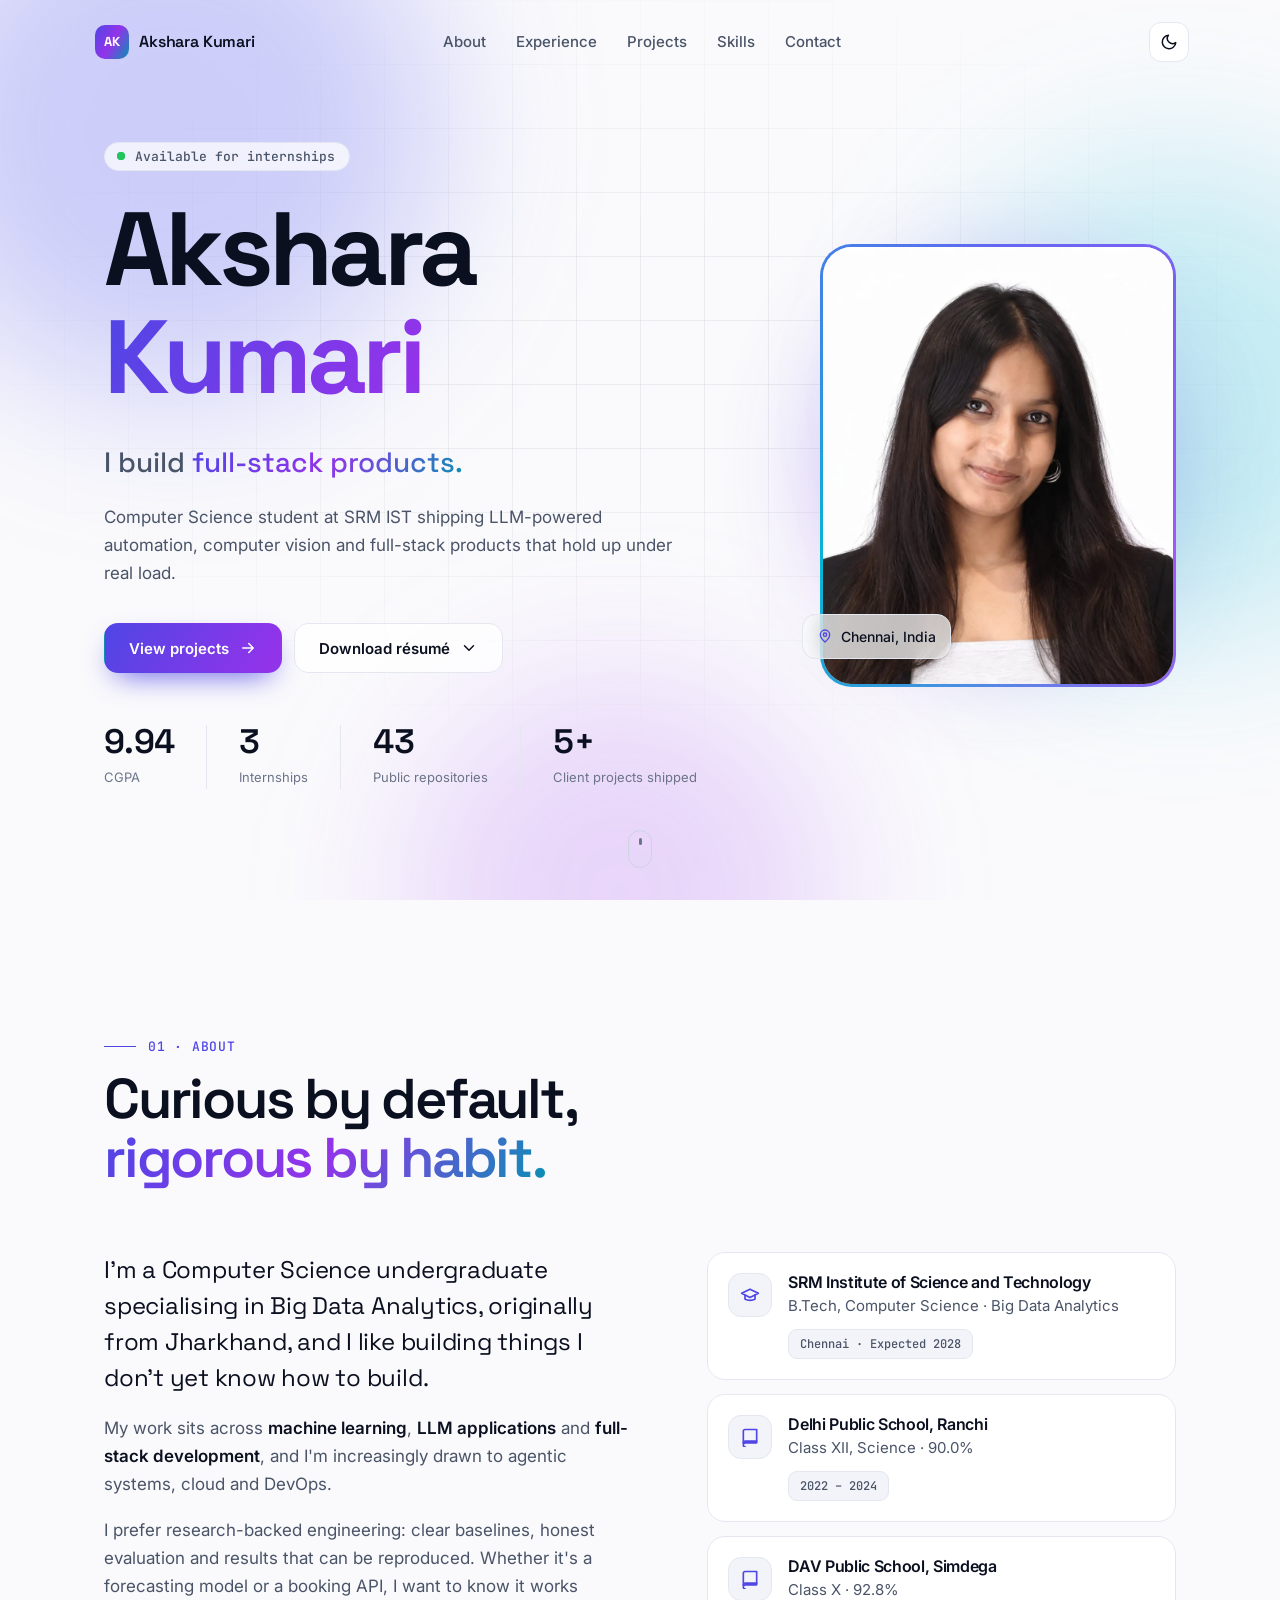
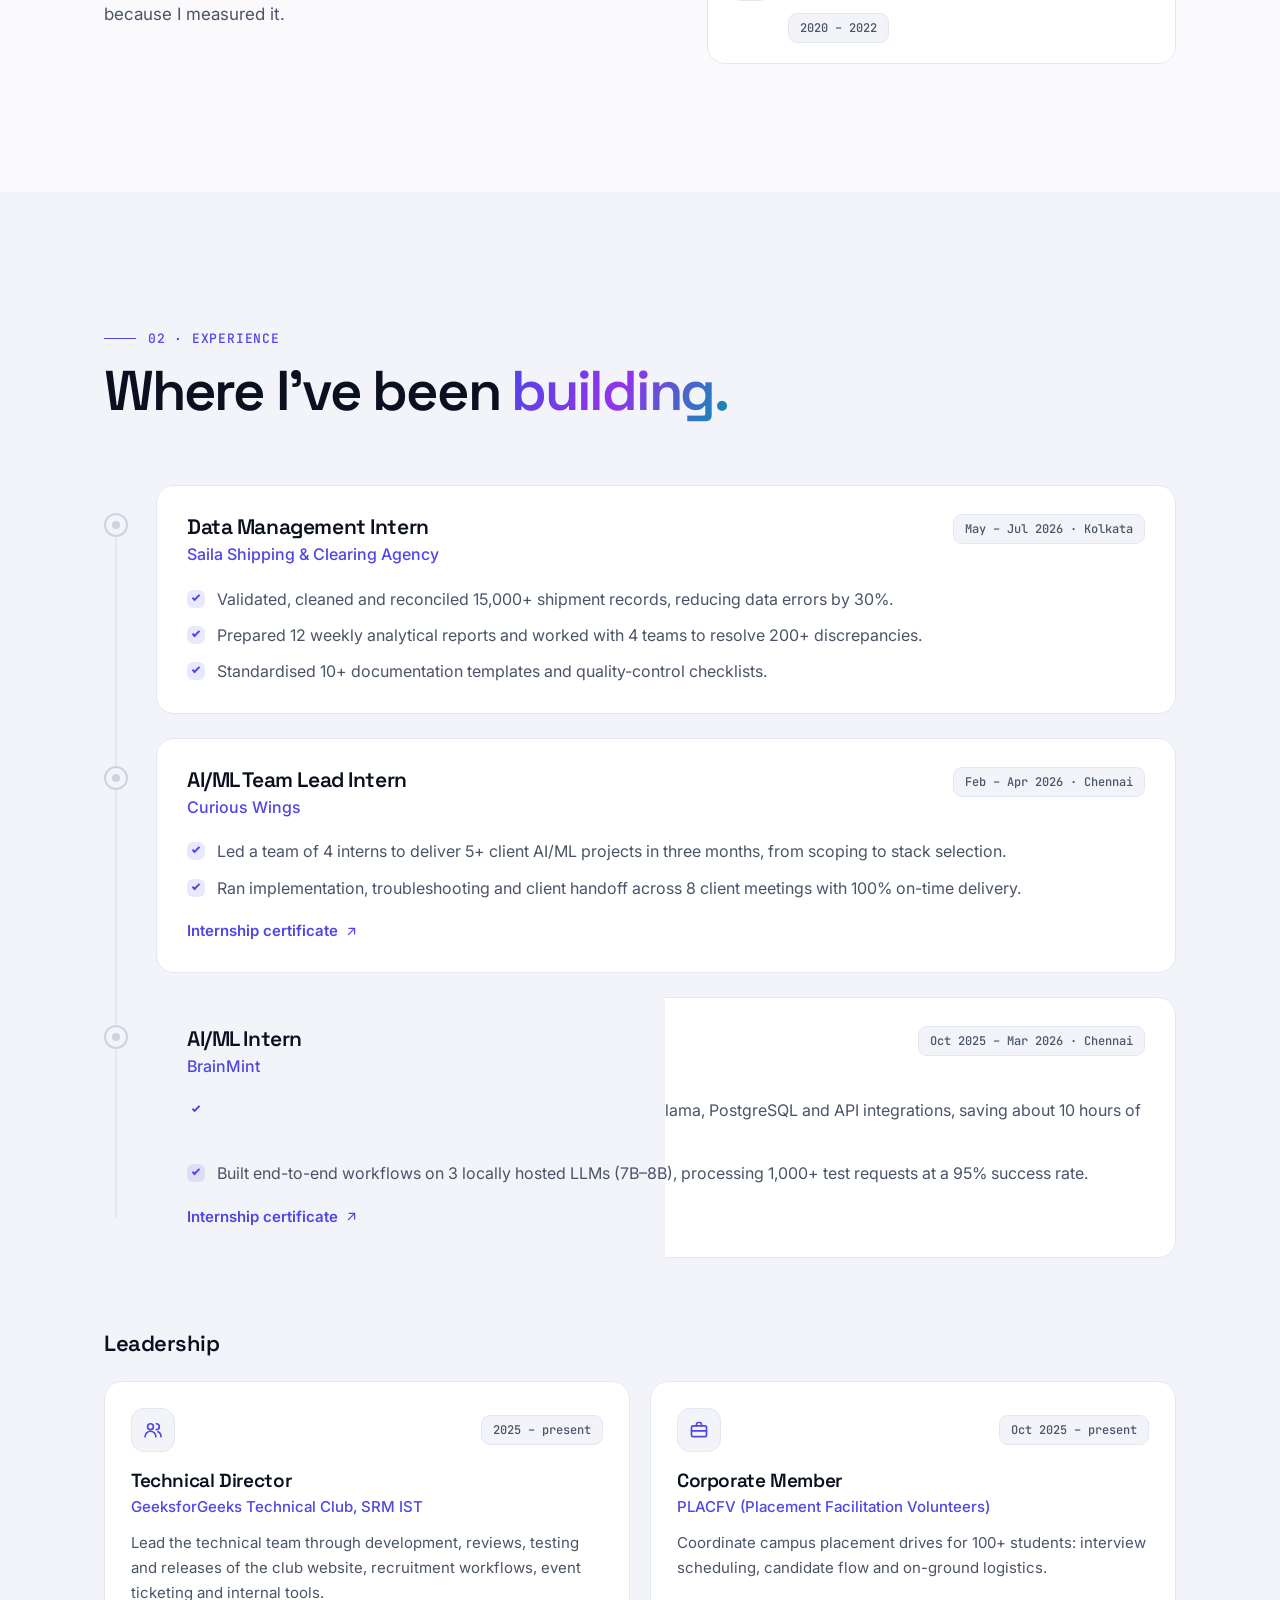
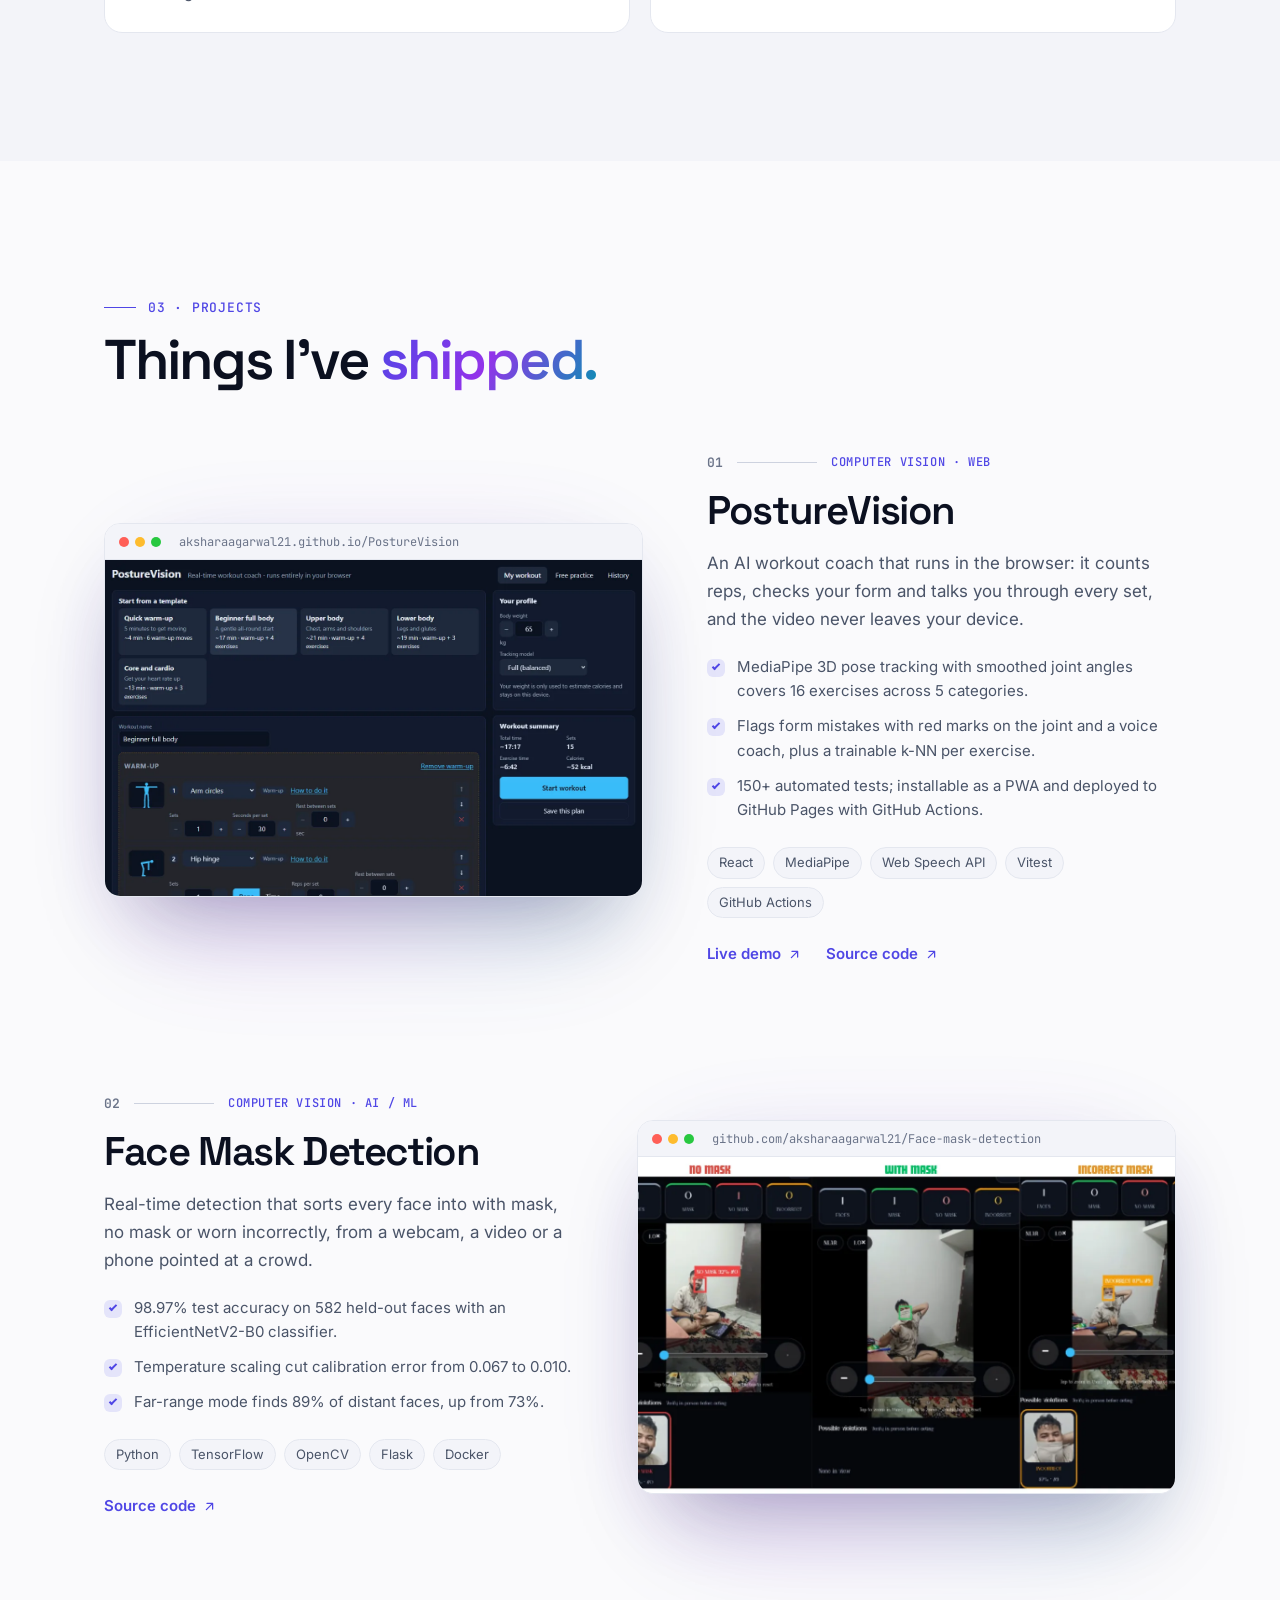
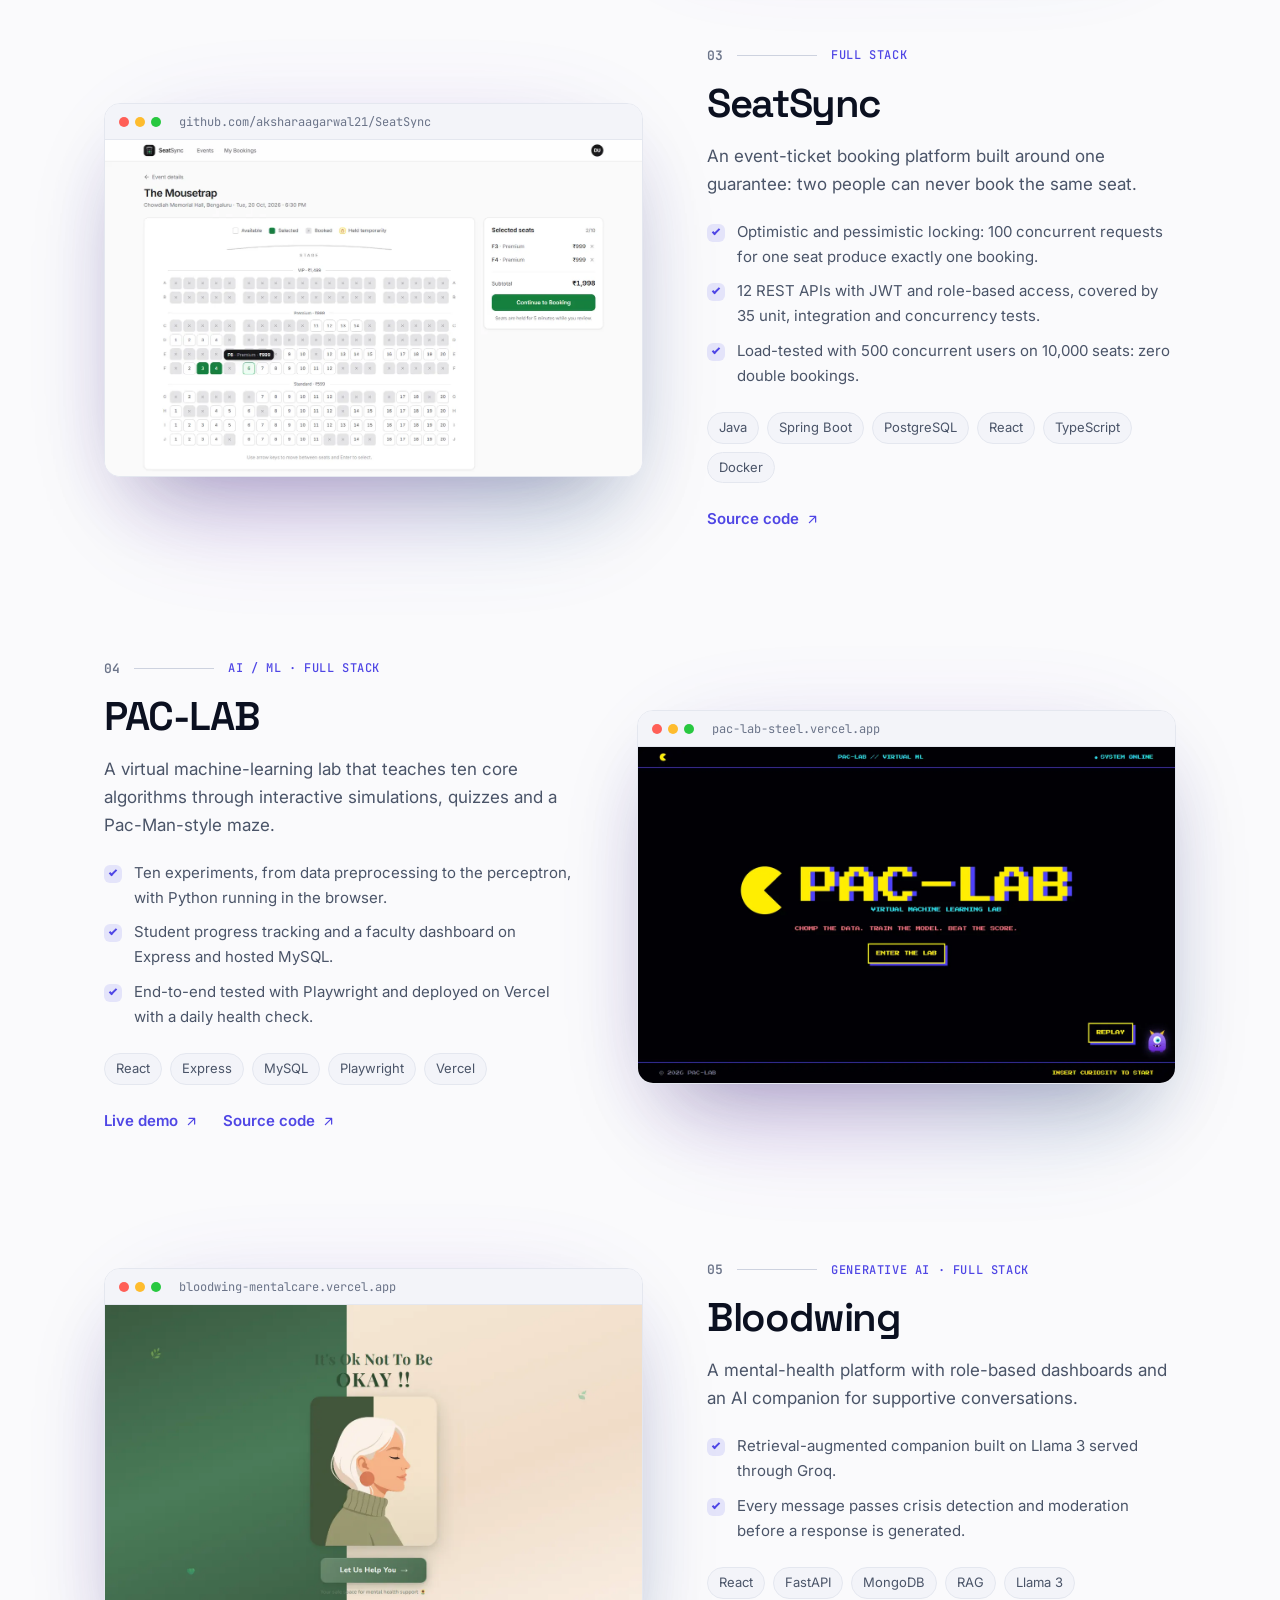
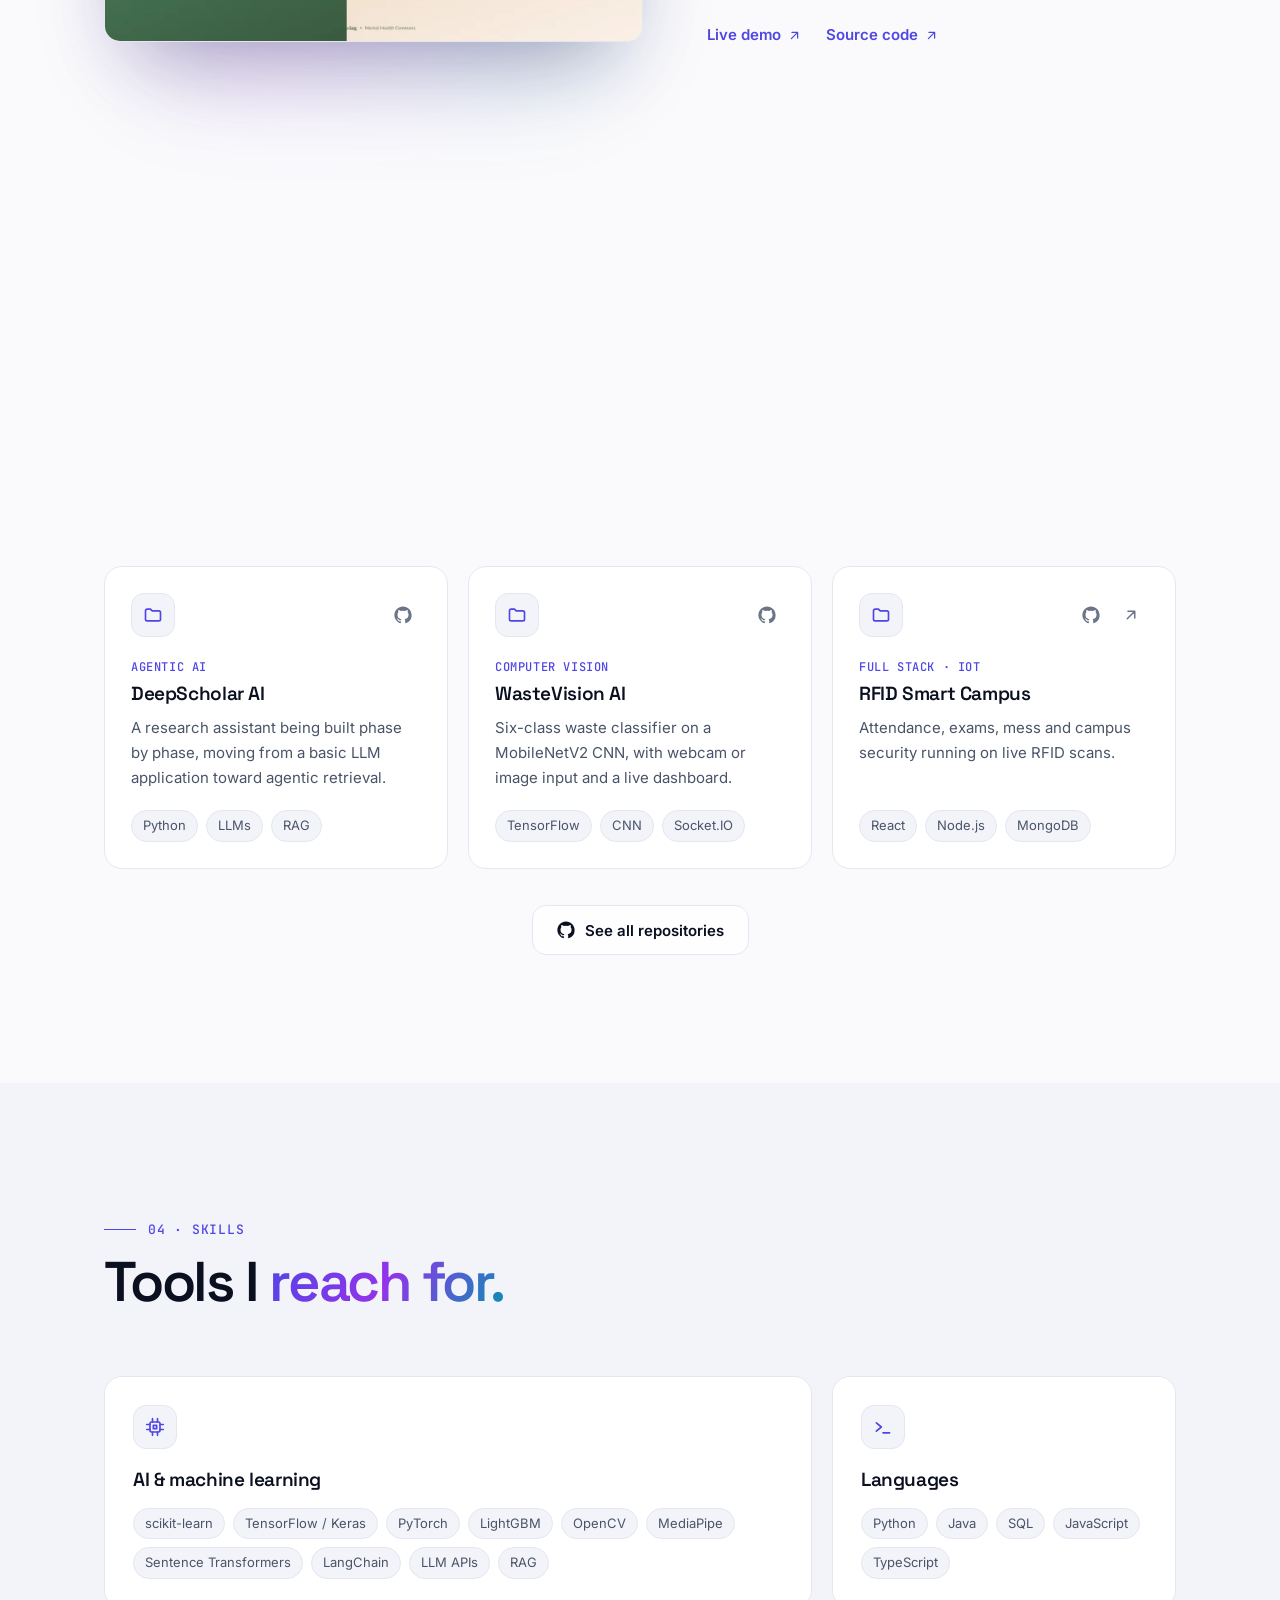
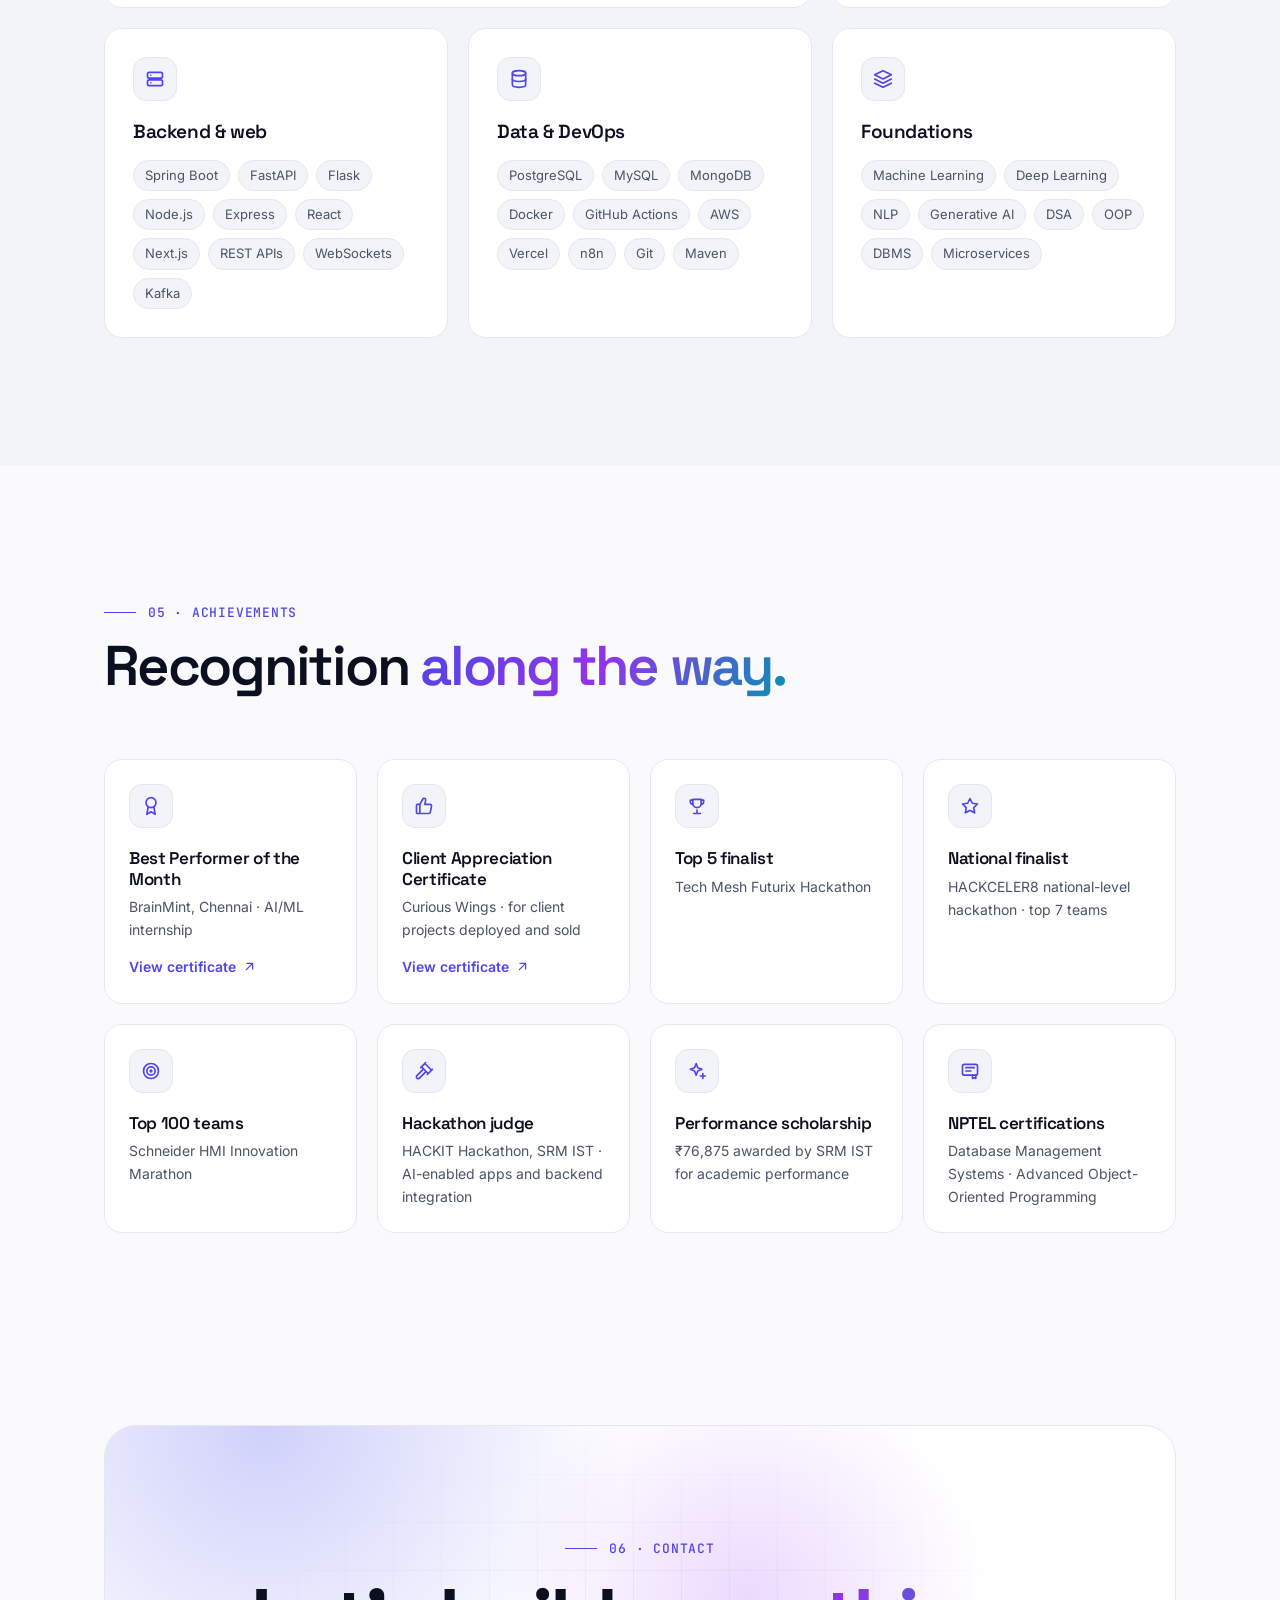
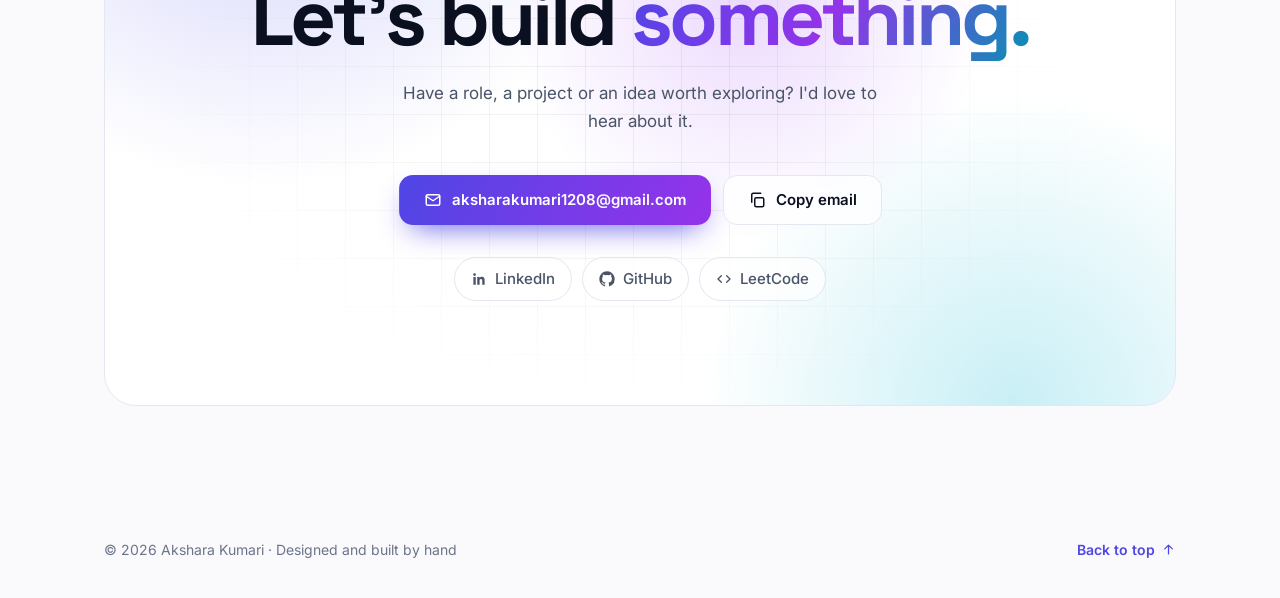
<file: index.html>
<!doctype html>
<html lang="en">
<head>
  <meta charset="utf-8">
  <meta name="viewport" content="width=device-width, initial-scale=1, viewport-fit=cover">
  <title>Akshara Kumari — AI/ML &amp; Full-Stack Developer</title>
  <meta name="description" content="Akshara Kumari: Computer Science student at SRM IST building AI systems and full-stack products. Projects, experience and contact details.">
  <meta name="theme-color" content="#fafafc" media="(prefers-color-scheme: light)">
  <meta name="theme-color" content="#06070b" media="(prefers-color-scheme: dark)">
  <meta property="og:title" content="Akshara Kumari — AI/ML &amp; Full-Stack Developer">
  <meta property="og:description" content="AI systems, full-stack products and research. Projects, experience and contact details.">
  <meta property="og:image" content="assets/img/og.jpg">
  <meta name="twitter:card" content="summary_large_image">
  <link rel="icon" href="data:image/svg+xml,%3Csvg xmlns='http://www.w3.org/2000/svg' viewBox='0 0 64 64'%3E%3Cdefs%3E%3ClinearGradient id='g' x1='0' y1='0' x2='1' y2='1'%3E%3Cstop offset='0' stop-color='%234f46e5'/%3E%3Cstop offset='.5' stop-color='%239333ea'/%3E%3Cstop offset='1' stop-color='%230891b2'/%3E%3C/linearGradient%3E%3C/defs%3E%3Crect width='64' height='64' rx='16' fill='url(%23g)'/%3E%3Ctext x='50%25' y='50%25' dy='.35em' text-anchor='middle' font-family='Arial' font-weight='700' font-size='26' fill='%23fff'%3EAK%3C/text%3E%3C/svg%3E">

  <link rel="preconnect" href="https://fonts.googleapis.com">
  <link rel="preconnect" href="https://fonts.gstatic.com" crossorigin>
  <link href="https://fonts.googleapis.com/css2?family=Inter:wght@400;500;600;700&family=JetBrains+Mono:wght@400;500;600&family=Space+Grotesk:wght@500;600;700&display=swap" rel="stylesheet">
  <link rel="stylesheet" href="assets/css/site.css">
  <script>
    (function () {
      var root = document.documentElement;
      root.classList.add('js');
      try {
        var theme = localStorage.getItem('theme');
        if (theme === 'light' || theme === 'dark') root.dataset.theme = theme;
      } catch (e) {}
    })();
  </script>
</head>
<body>

<!-- icon sprite -->
<svg width="0" height="0" style="position:absolute" aria-hidden="true">
  <defs>
    <symbol id="i-arrow" viewBox="0 0 24 24" fill="none" stroke="currentColor" stroke-width="2" stroke-linecap="round" stroke-linejoin="round"><path d="M5 12h14M13 6l6 6-6 6"/></symbol>
    <symbol id="i-external" viewBox="0 0 24 24" fill="none" stroke="currentColor" stroke-width="2" stroke-linecap="round" stroke-linejoin="round"><path d="M7 17 17 7M8 7h9v9"/></symbol>
    <symbol id="i-up" viewBox="0 0 24 24" fill="none" stroke="currentColor" stroke-width="2" stroke-linecap="round" stroke-linejoin="round"><path d="M12 19V5M6 11l6-6 6 6"/></symbol>
    <symbol id="i-chevron" viewBox="0 0 24 24" fill="none" stroke="currentColor" stroke-width="2" stroke-linecap="round" stroke-linejoin="round"><path d="m6 9 6 6 6-6"/></symbol>
    <symbol id="i-download" viewBox="0 0 24 24" fill="none" stroke="currentColor" stroke-width="2" stroke-linecap="round" stroke-linejoin="round"><path d="M12 3v12M7 10l5 5 5-5M5 21h14"/></symbol>
    <symbol id="i-sun" viewBox="0 0 24 24" fill="none" stroke="currentColor" stroke-width="2" stroke-linecap="round" stroke-linejoin="round"><circle cx="12" cy="12" r="4"/><path d="M12 2v2M12 20v2M4.93 4.93l1.41 1.41M17.66 17.66l1.41 1.41M2 12h2M20 12h2M6.34 17.66l-1.41 1.41M19.07 4.93l-1.41 1.41"/></symbol>
    <symbol id="i-moon" viewBox="0 0 24 24" fill="none" stroke="currentColor" stroke-width="2" stroke-linecap="round" stroke-linejoin="round"><path d="M21 12.79A9 9 0 1 1 11.21 3 7 7 0 0 0 21 12.79z"/></symbol>
    <symbol id="i-mail" viewBox="0 0 24 24" fill="none" stroke="currentColor" stroke-width="2" stroke-linecap="round" stroke-linejoin="round"><rect x="3" y="5" width="18" height="14" rx="2"/><path d="m3 7 9 6 9-6"/></symbol>
    <symbol id="i-copy" viewBox="0 0 24 24" fill="none" stroke="currentColor" stroke-width="2" stroke-linecap="round" stroke-linejoin="round"><rect x="9" y="9" width="12" height="12" rx="2"/><path d="M5 15V5a2 2 0 0 1 2-2h10"/></symbol>
    <symbol id="i-pin" viewBox="0 0 24 24" fill="none" stroke="currentColor" stroke-width="2" stroke-linecap="round" stroke-linejoin="round"><path d="M12 21s-7-6.2-7-11a7 7 0 0 1 14 0c0 4.8-7 11-7 11z"/><circle cx="12" cy="10" r="2.5"/></symbol>
    <symbol id="i-code" viewBox="0 0 24 24" fill="none" stroke="currentColor" stroke-width="2" stroke-linecap="round" stroke-linejoin="round"><path d="m8 7-5 5 5 5M16 7l5 5-5 5"/></symbol>
    <symbol id="i-folder" viewBox="0 0 24 24" fill="none" stroke="currentColor" stroke-width="2" stroke-linecap="round" stroke-linejoin="round"><path d="M3 7a2 2 0 0 1 2-2h4l2 2h8a2 2 0 0 1 2 2v8a2 2 0 0 1-2 2H5a2 2 0 0 1-2-2z"/></symbol>
    <symbol id="i-cap" viewBox="0 0 24 24" fill="none" stroke="currentColor" stroke-width="2" stroke-linecap="round" stroke-linejoin="round"><path d="M22 10 12 5 2 10l10 5 10-5z"/><path d="M6 12v5c3 2 9 2 12 0v-5"/></symbol>
    <symbol id="i-book" viewBox="0 0 24 24" fill="none" stroke="currentColor" stroke-width="2" stroke-linecap="round" stroke-linejoin="round"><path d="M4 19.5V5a2 2 0 0 1 2-2h14v16H6.5A2.5 2.5 0 0 0 4 21.5 2.5 2.5 0 0 0 6.5 24"/><path d="M4 19.5A2.5 2.5 0 0 1 6.5 17H20"/></symbol>
    <symbol id="i-terminal" viewBox="0 0 24 24" fill="none" stroke="currentColor" stroke-width="2" stroke-linecap="round" stroke-linejoin="round"><path d="m4 17 6-5-6-5M12 19h8"/></symbol>
    <symbol id="i-cpu" viewBox="0 0 24 24" fill="none" stroke="currentColor" stroke-width="2" stroke-linecap="round" stroke-linejoin="round"><rect x="6" y="6" width="12" height="12" rx="2"/><path d="M10 10h4v4h-4zM9 2v4M15 2v4M9 18v4M15 18v4M2 9h4M2 15h4M18 9h4M18 15h4"/></symbol>
    <symbol id="i-server" viewBox="0 0 24 24" fill="none" stroke="currentColor" stroke-width="2" stroke-linecap="round" stroke-linejoin="round"><rect x="3" y="4" width="18" height="7" rx="2"/><rect x="3" y="13" width="18" height="7" rx="2"/><path d="M7 7.5h.01M7 16.5h.01"/></symbol>
    <symbol id="i-database" viewBox="0 0 24 24" fill="none" stroke="currentColor" stroke-width="2" stroke-linecap="round" stroke-linejoin="round"><ellipse cx="12" cy="5" rx="8" ry="3"/><path d="M4 5v14c0 1.66 3.58 3 8 3s8-1.34 8-3V5"/><path d="M4 12c0 1.66 3.58 3 8 3s8-1.34 8-3"/></symbol>
    <symbol id="i-layers" viewBox="0 0 24 24" fill="none" stroke="currentColor" stroke-width="2" stroke-linecap="round" stroke-linejoin="round"><path d="m12 2 10 5-10 5L2 7z"/><path d="m2 17 10 5 10-5"/><path d="m2 12 10 5 10-5"/></symbol>
    <symbol id="i-users" viewBox="0 0 24 24" fill="none" stroke="currentColor" stroke-width="2" stroke-linecap="round" stroke-linejoin="round"><circle cx="9" cy="8" r="3.5"/><path d="M2.5 20a6.5 6.5 0 0 1 13 0M16 4.5a3.5 3.5 0 0 1 0 7M18 14a6 6 0 0 1 3.5 6"/></symbol>
    <symbol id="i-briefcase" viewBox="0 0 24 24" fill="none" stroke="currentColor" stroke-width="2" stroke-linecap="round" stroke-linejoin="round"><rect x="3" y="7" width="18" height="13" rx="2"/><path d="M9 7V5a2 2 0 0 1 2-2h2a2 2 0 0 1 2 2v2M3 13h18"/></symbol>
    <symbol id="i-medal" viewBox="0 0 24 24" fill="none" stroke="currentColor" stroke-width="2" stroke-linecap="round" stroke-linejoin="round"><circle cx="12" cy="8" r="6"/><path d="M8.5 13.5 7 22l5-3 5 3-1.5-8.5"/></symbol>
    <symbol id="i-thumb" viewBox="0 0 24 24" fill="none" stroke="currentColor" stroke-width="2" stroke-linecap="round" stroke-linejoin="round"><path d="M7 10v11M7 10l4-7a2 2 0 0 1 3 2l-1 5h6a2 2 0 0 1 2 2.3l-1.4 7a2 2 0 0 1-2 1.7H4a1 1 0 0 1-1-1v-9a1 1 0 0 1 1-1h3"/></symbol>
    <symbol id="i-trophy" viewBox="0 0 24 24" fill="none" stroke="currentColor" stroke-width="2" stroke-linecap="round" stroke-linejoin="round"><path d="M8 21h8M12 17v4M7 4h10v5a5 5 0 0 1-10 0z"/><path d="M17 5h3v2a3 3 0 0 1-3 3M7 5H4v2a3 3 0 0 0 3 3"/></symbol>
    <symbol id="i-star" viewBox="0 0 24 24" fill="none" stroke="currentColor" stroke-width="2" stroke-linecap="round" stroke-linejoin="round"><path d="m12 3 2.8 5.7 6.2.9-4.5 4.4 1.1 6.2L12 17.3l-5.6 2.9 1.1-6.2L3 9.6l6.2-.9z"/></symbol>
    <symbol id="i-target" viewBox="0 0 24 24" fill="none" stroke="currentColor" stroke-width="2" stroke-linecap="round" stroke-linejoin="round"><circle cx="12" cy="12" r="9"/><circle cx="12" cy="12" r="5"/><circle cx="12" cy="12" r="1"/></symbol>
    <symbol id="i-gavel" viewBox="0 0 24 24" fill="none" stroke="currentColor" stroke-width="2" stroke-linecap="round" stroke-linejoin="round"><path d="m14 13-7.5 7.5a2.12 2.12 0 0 1-3-3L11 10M16 16l6-6M8 8l6-6M9 7l8 8M21 11l-8-8"/></symbol>
    <symbol id="i-sparkles" viewBox="0 0 24 24" fill="none" stroke="currentColor" stroke-width="2" stroke-linecap="round" stroke-linejoin="round"><path d="M11 3l1.9 5.1L18 10l-5.1 1.9L11 17l-1.9-5.1L4 10l5.1-1.9zM19 15v6M16 18h6"/></symbol>
    <symbol id="i-certificate" viewBox="0 0 24 24" fill="none" stroke="currentColor" stroke-width="2" stroke-linecap="round" stroke-linejoin="round"><rect x="3" y="4" width="18" height="13" rx="2"/><path d="M7 8h10M7 12h6M15 17v4l2-1 2 1v-4"/></symbol>
    <symbol id="i-github" viewBox="0 0 24 24" fill="currentColor"><path d="M12 .5C5.73.5.5 5.73.5 12c0 5.08 3.29 9.39 7.86 10.91.58.1.79-.25.79-.56v-2c-3.2.7-3.87-1.37-3.87-1.37-.52-1.33-1.28-1.69-1.28-1.69-1.04-.71.08-.7.08-.7 1.15.08 1.76 1.18 1.76 1.18 1.03 1.76 2.69 1.25 3.35.96.1-.74.4-1.25.73-1.54-2.55-.29-5.24-1.28-5.24-5.68 0-1.26.45-2.28 1.18-3.09-.12-.29-.51-1.46.11-3.04 0 0 .97-.31 3.17 1.18a11 11 0 0 1 5.77 0c2.2-1.49 3.17-1.18 3.17-1.18.62 1.58.23 2.75.11 3.04.74.81 1.18 1.83 1.18 3.09 0 4.41-2.69 5.39-5.25 5.67.41.36.78 1.06.78 2.14v3.17c0 .31.21.67.8.56A11.5 11.5 0 0 0 23.5 12C23.5 5.73 18.27.5 12 .5z"/></symbol>
    <symbol id="i-linkedin" viewBox="0 0 24 24" fill="currentColor"><path d="M20.45 20.45h-3.56v-5.57c0-1.33-.03-3.04-1.85-3.04-1.85 0-2.14 1.45-2.14 2.94v5.67H9.35V9h3.41v1.56h.05c.48-.9 1.64-1.85 3.37-1.85 3.6 0 4.27 2.37 4.27 5.46v6.28zM5.34 7.43a2.06 2.06 0 1 1 0-4.13 2.06 2.06 0 0 1 0 4.13zM7.12 20.45H3.56V9h3.56v11.45z"/></symbol>
  </defs>
</svg>

<a class="skip" href="#main">Skip to content</a>
<div class="progress" data-progress aria-hidden="true"></div>

<header class="header" data-header>
  <div class="header__inner">
    <a class="brand" href="#top" aria-label="Akshara Kumari, back to top"><span class="brand__mark" aria-hidden="true">AK</span><span>Akshara Kumari</span></a>
    <nav class="nav" id="nav" aria-label="Primary" data-nav>
      <span class="nav__indicator" data-indicator aria-hidden="true"></span>
      <a href="#about">About</a>
      <a href="#experience">Experience</a>
      <a href="#projects">Projects</a>
      <a href="#skills">Skills</a>
      <a href="#contact">Contact</a>
    </nav>
    <div class="header__actions">
      <button class="icon-btn theme-toggle" type="button" aria-label="Switch between light and dark theme" data-theme-toggle>
        <svg class="i i-moon" aria-hidden="true"><use href="#i-moon"/></svg>
        <svg class="i i-sun" aria-hidden="true"><use href="#i-sun"/></svg>
      </button>
      <button class="icon-btn nav-toggle" type="button" aria-label="Menu" aria-expanded="false" aria-controls="nav" data-nav-toggle><span></span><span></span></button>
    </div>
  </div>
</header>

<main id="main">

  <!-- ================= HERO ================= -->
  <section class="hero" id="top">
    <div class="hero__bg" aria-hidden="true">
      <div class="hero__grid"></div>
      <span class="blob blob--1"></span>
      <span class="blob blob--2"></span>
      <span class="blob blob--3"></span>
    </div>

    <div class="container hero__inner">
      <div>
        <p class="badge intro" style="--d:0"><span class="badge__dot"></span>Available for internships</p>
        <h1 class="hero__title">
          <span class="line"><span style="--d:120">Akshara</span></span>
          <span class="line"><span class="grad-text" style="--d:240">Kumari</span></span>
        </h1>
        <p class="hero__role intro" style="--d:420">
          I build
          <span class="sr-only">AI systems, full-stack products, LLM workflows and ML research.</span>
          <span class="rotator" data-rotator aria-hidden="true">
            <span class="is-active">AI systems.</span>
            <span>full-stack products.</span>
            <span>LLM workflows.</span>
            <span>ML research.</span>
          </span>
        </p>
        <p class="hero__lede intro" style="--d:520">Computer Science student at SRM IST shipping LLM-powered automation, computer vision and full-stack products that hold up under real load.</p>
        <div class="hero__actions intro" style="--d:620">
          <a class="btn btn--primary" href="#projects">View projects <svg class="i i-arrow" aria-hidden="true"><use href="#i-arrow"/></svg></a>
          <details class="dropdown" data-resume>
            <summary class="btn btn--ghost">Download résumé <svg class="i i-chevron" aria-hidden="true"><use href="#i-chevron"/></svg></summary>
            <div class="dropdown__menu">
              <a href="assets/docs/Akshara_Kumari_Resume_AIML.pdf" download><svg class="i" aria-hidden="true"><use href="#i-download"/></svg>AI / ML résumé</a>
              <a href="assets/docs/Akshara_Kumari_Resume_FullStack.pdf" download><svg class="i" aria-hidden="true"><use href="#i-download"/></svg>Full-stack résumé</a>
            </div>
          </details>
        </div>
        <ul class="stats intro" style="--d:760">
          <li class="stat"><b data-count="9.94">9.94</b><span>CGPA</span></li>
          <li class="stat"><b data-count="3">3</b><span>Internships</span></li>
          <li class="stat"><b data-count="43">43</b><span>Public repositories</span></li>
          <li class="stat"><b data-count="5" data-suffix="+">5+</b><span>Client projects shipped</span></li>
        </ul>
      </div>

      <div class="hero__media" style="--d:300">
        <div class="portrait">
          <img src="assets/w/portrait.webp" alt="Portrait of Akshara Kumari" width="1100" height="1100" fetchpriority="high">
        </div>
        <p class="hero__loc"><svg class="i" aria-hidden="true"><use href="#i-pin"/></svg>Chennai, India</p>
      </div>
    </div>

    <a class="scroll-cue" href="#about" aria-label="Scroll to About"></a>
  </section>

  <!-- ================= ABOUT ================= -->
  <section class="section" id="about">
    <div class="container">
      <header class="section__head reveal">
        <p class="eyebrow">01 · About</p>
        <h2 class="section__title">Curious by default,<br><span class="grad-text">rigorous by habit.</span></h2>
      </header>
      <div class="about">
        <div class="about__text reveal">
          <p class="lead">I'm a Computer Science undergraduate specialising in Big Data Analytics, originally from Jharkhand, and I like building things I don't yet know how to build.</p>
          <p>My work sits across <strong>machine learning</strong>, <strong>LLM applications</strong> and <strong>full-stack development</strong>, and I'm increasingly drawn to agentic systems, cloud and DevOps.</p>
          <p>I prefer research-backed engineering: clear baselines, honest evaluation and results that can be reproduced. Whether it's a forecasting model or a booking API, I want to know it works because I measured it.</p>
        </div>
        <ul class="edu">
          <li class="edu__item panel spot reveal">
            <span class="icon-tile"><svg class="i" aria-hidden="true"><use href="#i-cap"/></svg></span>
            <div>
              <h3>SRM Institute of Science and Technology</h3>
              <p>B.Tech, Computer Science · Big Data Analytics</p>
              <span class="chip">Chennai · Expected 2028</span>
            </div>
          </li>
          <li class="edu__item panel spot reveal">
            <span class="icon-tile"><svg class="i" aria-hidden="true"><use href="#i-book"/></svg></span>
            <div>
              <h3>Delhi Public School, Ranchi</h3>
              <p>Class XII, Science · 90.0%</p>
              <span class="chip">2022 – 2024</span>
            </div>
          </li>
          <li class="edu__item panel spot reveal">
            <span class="icon-tile"><svg class="i" aria-hidden="true"><use href="#i-book"/></svg></span>
            <div>
              <h3>DAV Public School, Simdega</h3>
              <p>Class X · 92.8%</p>
              <span class="chip">2020 – 2022</span>
            </div>
          </li>
        </ul>
      </div>
    </div>
  </section>

  <!-- ================= EXPERIENCE ================= -->
  <section class="section section--soft" id="experience">
    <div class="container">
      <header class="section__head reveal">
        <p class="eyebrow">02 · Experience</p>
        <h2 class="section__title">Where I've been <span class="grad-text">building.</span></h2>
      </header>

      <div class="timeline" data-timeline>
        <span class="timeline__fill" aria-hidden="true"></span>

        <article class="tl-item reveal">
          <span class="tl-item__dot" aria-hidden="true"></span>
          <div class="tl-card panel spot">
            <div class="tl-card__top">
              <div>
                <h3>Data Management Intern</h3>
                <p class="tl-card__org">Saila Shipping &amp; Clearing Agency</p>
              </div>
              <span class="chip">May – Jul 2026 · Kolkata</span>
            </div>
            <ul class="checks">
              <li>Validated, cleaned and reconciled 15,000+ shipment records, reducing data errors by 30%.</li>
              <li>Prepared 12 weekly analytical reports and worked with 4 teams to resolve 200+ discrepancies.</li>
              <li>Standardised 10+ documentation templates and quality-control checklists.</li>
            </ul>
          </div>
        </article>

        <article class="tl-item reveal">
          <span class="tl-item__dot" aria-hidden="true"></span>
          <div class="tl-card panel spot">
            <div class="tl-card__top">
              <div>
                <h3>AI/ML Team Lead Intern</h3>
                <p class="tl-card__org">Curious Wings</p>
              </div>
              <span class="chip">Feb – Apr 2026 · Chennai</span>
            </div>
            <ul class="checks">
              <li>Led a team of 4 interns to deliver 5+ client AI/ML projects in three months, from scoping to stack selection.</li>
              <li>Ran implementation, troubleshooting and client handoff across 8 client meetings with 100% on-time delivery.</li>
            </ul>
            <div class="links"><a class="link" href="assets/w/cert-curious-wings-internship.webp" target="_blank" rel="noopener">Internship certificate <svg class="i" aria-hidden="true"><use href="#i-external"/></svg></a></div>
          </div>
        </article>

        <article class="tl-item reveal">
          <span class="tl-item__dot" aria-hidden="true"></span>
          <div class="tl-card panel spot">
            <div class="tl-card__top">
              <div>
                <h3>AI/ML Intern</h3>
                <p class="tl-card__org">BrainMint</p>
              </div>
              <span class="chip">Oct 2025 – Mar 2026 · Chennai</span>
            </div>
            <ul class="checks">
              <li>Delivered three automation projects with n8n, Dockerised Ollama, PostgreSQL and API integrations, saving about 10 hours of manual work a week.</li>
              <li>Built end-to-end workflows on 3 locally hosted LLMs (7B–8B), processing 1,000+ test requests at a 95% success rate.</li>
            </ul>
            <div class="links"><a class="link" href="assets/w/cert-brainmint-internship.webp" target="_blank" rel="noopener">Internship certificate <svg class="i" aria-hidden="true"><use href="#i-external"/></svg></a></div>
          </div>
        </article>
      </div>

      <h3 class="subhead reveal">Leadership</h3>
      <div class="lead-grid">
        <article class="mini panel spot reveal">
          <div class="mini__top">
            <span class="icon-tile"><svg class="i" aria-hidden="true"><use href="#i-users"/></svg></span>
            <span class="chip">2025 – present</span>
          </div>
          <h3>Technical Director</h3>
          <p class="mini__org">GeeksforGeeks Technical Club, SRM IST</p>
          <p>Lead the technical team through development, reviews, testing and releases of the club website, recruitment workflows, event ticketing and internal tools.</p>
        </article>
        <article class="mini panel spot reveal">
          <div class="mini__top">
            <span class="icon-tile"><svg class="i" aria-hidden="true"><use href="#i-briefcase"/></svg></span>
            <span class="chip">Oct 2025 – present</span>
          </div>
          <h3>Corporate Member</h3>
          <p class="mini__org">PLACFV (Placement Facilitation Volunteers)</p>
          <p>Coordinate campus placement drives for 100+ students: interview scheduling, candidate flow and on-ground logistics.</p>
        </article>
      </div>
    </div>
  </section>

  <!-- ================= PROJECTS ================= -->
  <section class="section" id="projects">
    <div class="container">
      <header class="section__head reveal">
        <p class="eyebrow">03 · Projects</p>
        <h2 class="section__title">Things I've <span class="grad-text">shipped.</span></h2>
      </header>

      <div class="features">
        <article class="feature">
          <a class="feature__media reveal" href="https://aksharaagarwal21.github.io/PostureVision/" target="_blank" rel="noopener" tabindex="-1" aria-hidden="true">
            <div class="frame" data-tilt>
              <div class="frame__bar"><i></i><i></i><i></i><span>aksharaagarwal21.github.io/PostureVision</span></div>
              <img src="assets/w/posture-d.webp" alt="" width="1280" height="800" loading="lazy">
            </div>
          </a>
          <div class="reveal">
            <p class="feature__meta"><span class="feature__num">01</span><span class="label">Computer vision · Web</span></p>
            <h3>PostureVision</h3>
            <p class="feature__desc">An AI workout coach that runs in the browser: it counts reps, checks your form and talks you through every set, and the video never leaves your device.</p>
            <ul class="checks">
              <li>MediaPipe 3D pose tracking with smoothed joint angles covers 16 exercises across 5 categories.</li>
              <li>Flags form mistakes with red marks on the joint and a voice coach, plus a trainable k-NN per exercise.</li>
              <li>150+ automated tests; installable as a PWA and deployed to GitHub Pages with GitHub Actions.</li>
            </ul>
            <ul class="tags"><li>React</li><li>MediaPipe</li><li>Web Speech API</li><li>Vitest</li><li>GitHub Actions</li></ul>
            <div class="links">
              <a class="link" href="https://aksharaagarwal21.github.io/PostureVision/" target="_blank" rel="noopener">Live demo <svg class="i" aria-hidden="true"><use href="#i-external"/></svg></a>
              <a class="link" href="https://github.com/aksharaagarwal21/PostureVision" target="_blank" rel="noopener">Source code <svg class="i" aria-hidden="true"><use href="#i-external"/></svg></a>
            </div>
          </div>
        </article>

        <article class="feature">
          <a class="feature__media reveal" href="https://github.com/aksharaagarwal21/Face-mask-detection" target="_blank" rel="noopener" tabindex="-1" aria-hidden="true">
            <div class="frame" data-tilt>
              <div class="frame__bar"><i></i><i></i><i></i><span>github.com/aksharaagarwal21/Face-mask-detection</span></div>
              <img src="assets/w/facemask-d.webp" alt="" width="1280" height="720" loading="lazy">
            </div>
          </a>
          <div class="reveal">
            <p class="feature__meta"><span class="feature__num">02</span><span class="label">Computer vision · AI / ML</span></p>
            <h3>Face Mask Detection</h3>
            <p class="feature__desc">Real-time detection that sorts every face into with mask, no mask or worn incorrectly, from a webcam, a video or a phone pointed at a crowd.</p>
            <ul class="checks">
              <li>98.97% test accuracy on 582 held-out faces with an EfficientNetV2-B0 classifier.</li>
              <li>Temperature scaling cut calibration error from 0.067 to 0.010.</li>
              <li>Far-range mode finds 89% of distant faces, up from 73%.</li>
            </ul>
            <ul class="tags"><li>Python</li><li>TensorFlow</li><li>OpenCV</li><li>Flask</li><li>Docker</li></ul>
            <div class="links">
              <a class="link" href="https://github.com/aksharaagarwal21/Face-mask-detection" target="_blank" rel="noopener">Source code <svg class="i" aria-hidden="true"><use href="#i-external"/></svg></a>
            </div>
          </div>
        </article>

        <article class="feature">
          <a class="feature__media reveal" href="https://github.com/aksharaagarwal21/SeatSync" target="_blank" rel="noopener" tabindex="-1" aria-hidden="true">
            <div class="frame" data-tilt>
              <div class="frame__bar"><i></i><i></i><i></i><span>github.com/aksharaagarwal21/SeatSync</span></div>
              <img src="assets/w/seatsync-seat-selection.webp" alt="" width="1280" height="853" loading="lazy">
            </div>
          </a>
          <div class="reveal">
            <p class="feature__meta"><span class="feature__num">03</span><span class="label">Full stack</span></p>
            <h3>SeatSync</h3>
            <p class="feature__desc">An event-ticket booking platform built around one guarantee: two people can never book the same seat.</p>
            <ul class="checks">
              <li>Optimistic and pessimistic locking: 100 concurrent requests for one seat produce exactly one booking.</li>
              <li>12 REST APIs with JWT and role-based access, covered by 35 unit, integration and concurrency tests.</li>
              <li>Load-tested with 500 concurrent users on 10,000 seats: zero double bookings.</li>
            </ul>
            <ul class="tags"><li>Java</li><li>Spring Boot</li><li>PostgreSQL</li><li>React</li><li>TypeScript</li><li>Docker</li></ul>
            <div class="links">
              <a class="link" href="https://github.com/aksharaagarwal21/SeatSync" target="_blank" rel="noopener">Source code <svg class="i" aria-hidden="true"><use href="#i-external"/></svg></a>
            </div>
          </div>
        </article>

        <article class="feature">
          <a class="feature__media reveal" href="https://pac-lab-steel.vercel.app/" target="_blank" rel="noopener" tabindex="-1" aria-hidden="true">
            <div class="frame" data-tilt>
              <div class="frame__bar"><i></i><i></i><i></i><span>pac-lab-steel.vercel.app</span></div>
              <img src="assets/w/paclab-d.webp" alt="" width="1280" height="800" loading="lazy">
            </div>
          </a>
          <div class="reveal">
            <p class="feature__meta"><span class="feature__num">04</span><span class="label">AI / ML · Full stack</span></p>
            <h3>PAC-LAB</h3>
            <p class="feature__desc">A virtual machine-learning lab that teaches ten core algorithms through interactive simulations, quizzes and a Pac-Man-style maze.</p>
            <ul class="checks">
              <li>Ten experiments, from data preprocessing to the perceptron, with Python running in the browser.</li>
              <li>Student progress tracking and a faculty dashboard on Express and hosted MySQL.</li>
              <li>End-to-end tested with Playwright and deployed on Vercel with a daily health check.</li>
            </ul>
            <ul class="tags"><li>React</li><li>Express</li><li>MySQL</li><li>Playwright</li><li>Vercel</li></ul>
            <div class="links">
              <a class="link" href="https://pac-lab-steel.vercel.app/" target="_blank" rel="noopener">Live demo <svg class="i" aria-hidden="true"><use href="#i-external"/></svg></a>
              <a class="link" href="https://github.com/aksharaagarwal21/Pac-lab---Gamified-Virtual-Machine-Learning" target="_blank" rel="noopener">Source code <svg class="i" aria-hidden="true"><use href="#i-external"/></svg></a>
            </div>
          </div>
        </article>

        <article class="feature">
          <a class="feature__media reveal" href="https://bloodwing-mentalcare.vercel.app/" target="_blank" rel="noopener" tabindex="-1" aria-hidden="true">
            <div class="frame" data-tilt>
              <div class="frame__bar"><i></i><i></i><i></i><span>bloodwing-mentalcare.vercel.app</span></div>
              <img src="assets/w/bloodwing-d.webp" alt="" width="1280" height="800" loading="lazy">
            </div>
          </a>
          <div class="reveal">
            <p class="feature__meta"><span class="feature__num">05</span><span class="label">Generative AI · Full stack</span></p>
            <h3>Bloodwing</h3>
            <p class="feature__desc">A mental-health platform with role-based dashboards and an AI companion for supportive conversations.</p>
            <ul class="checks">
              <li>Retrieval-augmented companion built on Llama 3 served through Groq.</li>
              <li>Every message passes crisis detection and moderation before a response is generated.</li>
            </ul>
            <ul class="tags"><li>React</li><li>FastAPI</li><li>MongoDB</li><li>RAG</li><li>Llama 3</li></ul>
            <div class="links">
              <a class="link" href="https://bloodwing-mentalcare.vercel.app/" target="_blank" rel="noopener">Live demo <svg class="i" aria-hidden="true"><use href="#i-external"/></svg></a>
              <a class="link" href="https://github.com/aksharaagarwal21/Mental-Health-Care-Web" target="_blank" rel="noopener">Source code <svg class="i" aria-hidden="true"><use href="#i-external"/></svg></a>
            </div>
          </div>
        </article>
      </div>

      <h3 class="subhead reveal">More projects</h3>
      <div class="cards">
        <article class="card panel spot reveal">
          <div class="card__top">
            <span class="icon-tile"><svg class="i" aria-hidden="true"><use href="#i-folder"/></svg></span>
            <div class="card__links"><a href="https://github.com/aksharaagarwal21/stockout-aware-demand-forecasting" target="_blank" rel="noopener" aria-label="Stockout-Aware Demand Forecasting source code"><svg class="i" aria-hidden="true"><use href="#i-github"/></svg></a></div>
          </div>
          <p class="label">Research · Data</p>
          <h4>Stockout-Aware Demand Forecasting</h4>
          <p class="card__desc">Recovers demand hidden by empty shelves using quantile LightGBM and conformal calibration on 4.5M retail rows, cutting simulated ordering cost by 12–21%.</p>
          <ul class="tags"><li>Python</li><li>LightGBM</li><li>PyTorch</li></ul>
        </article>
        <article class="card panel spot reveal">
          <div class="card__top">
            <span class="icon-tile"><svg class="i" aria-hidden="true"><use href="#i-folder"/></svg></span>
            <div class="card__links"><a href="https://github.com/aksharaagarwal21/ai-match-maker" target="_blank" rel="noopener" aria-label="AI Match Maker source code"><svg class="i" aria-hidden="true"><use href="#i-github"/></svg></a></div>
          </div>
          <p class="label">Generative AI</p>
          <h4>AI Match Maker</h4>
          <p class="card__desc">Matches experts across domains with MiniLM embeddings and cosine similarity, while Gemini and LangChain translate jargon between fields. Built for Foundathon 2026.</p>
          <ul class="tags"><li>FastAPI</li><li>LangChain</li><li>Next.js</li></ul>
        </article>
        <article class="card panel spot reveal">
          <div class="card__top">
            <span class="icon-tile"><svg class="i" aria-hidden="true"><use href="#i-folder"/></svg></span>
            <div class="card__links"><a href="https://github.com/aksharaagarwal21/Smart-Credit-Card-Fraud-Detection" target="_blank" rel="noopener" aria-label="FraudShield AI source code"><svg class="i" aria-hidden="true"><use href="#i-github"/></svg></a></div>
          </div>
          <p class="label">AI / ML · Data</p>
          <h4>FraudShield AI</h4>
          <p class="card__desc">Credit-card fraud detection dashboard with a transaction-graph view, fraud alerts and an ML vs GNN model comparison.</p>
          <ul class="tags"><li>Machine Learning</li><li>GNN</li></ul>
        </article>
        <article class="card panel spot reveal">
          <div class="card__top">
            <span class="icon-tile"><svg class="i" aria-hidden="true"><use href="#i-folder"/></svg></span>
            <div class="card__links"><a href="https://github.com/aksharaagarwal21/DeepScholarAI" target="_blank" rel="noopener" aria-label="DeepScholar AI source code"><svg class="i" aria-hidden="true"><use href="#i-github"/></svg></a></div>
          </div>
          <p class="label">Agentic AI</p>
          <h4>DeepScholar AI</h4>
          <p class="card__desc">A research assistant being built phase by phase, moving from a basic LLM application toward agentic retrieval.</p>
          <ul class="tags"><li>Python</li><li>LLMs</li><li>RAG</li></ul>
        </article>
        <article class="card panel spot reveal">
          <div class="card__top">
            <span class="icon-tile"><svg class="i" aria-hidden="true"><use href="#i-folder"/></svg></span>
            <div class="card__links"><a href="https://github.com/aksharaagarwal21/wastevision-ai" target="_blank" rel="noopener" aria-label="WasteVision AI source code"><svg class="i" aria-hidden="true"><use href="#i-github"/></svg></a></div>
          </div>
          <p class="label">Computer vision</p>
          <h4>WasteVision AI</h4>
          <p class="card__desc">Six-class waste classifier on a MobileNetV2 CNN, with webcam or image input and a live dashboard.</p>
          <ul class="tags"><li>TensorFlow</li><li>CNN</li><li>Socket.IO</li></ul>
        </article>
        <article class="card panel spot reveal">
          <div class="card__top">
            <span class="icon-tile"><svg class="i" aria-hidden="true"><use href="#i-folder"/></svg></span>
            <div class="card__links">
              <a href="https://github.com/aksharaagarwal21/RFIDManagement" target="_blank" rel="noopener" aria-label="RFID Smart Campus source code"><svg class="i" aria-hidden="true"><use href="#i-github"/></svg></a>
              <a href="https://frontendddd-seven.vercel.app" target="_blank" rel="noopener" aria-label="RFID Smart Campus live demo"><svg class="i" aria-hidden="true"><use href="#i-external"/></svg></a>
            </div>
          </div>
          <p class="label">Full stack · IoT</p>
          <h4>RFID Smart Campus</h4>
          <p class="card__desc">Attendance, exams, mess and campus security running on live RFID scans.</p>
          <ul class="tags"><li>React</li><li>Node.js</li><li>MongoDB</li></ul>
        </article>
      </div>
      <p class="more reveal"><a class="btn btn--ghost" href="https://github.com/aksharaagarwal21?tab=repositories" target="_blank" rel="noopener"><svg class="i" aria-hidden="true"><use href="#i-github"/></svg>See all repositories</a></p>
    </div>
  </section>

  <!-- ================= SKILLS ================= -->
  <section class="section section--soft" id="skills">
    <div class="container">
      <header class="section__head reveal">
        <p class="eyebrow">04 · Skills</p>
        <h2 class="section__title">Tools I <span class="grad-text">reach for.</span></h2>
      </header>
      <div class="bento">
        <article class="skill-card skill-card--wide panel spot reveal">
          <span class="icon-tile"><svg class="i" aria-hidden="true"><use href="#i-cpu"/></svg></span>
          <h3>AI &amp; machine learning</h3>
          <ul class="tags"><li>scikit-learn</li><li>TensorFlow / Keras</li><li>PyTorch</li><li>LightGBM</li><li>OpenCV</li><li>MediaPipe</li><li>Sentence Transformers</li><li>LangChain</li><li>LLM APIs</li><li>RAG</li></ul>
        </article>
        <article class="skill-card panel spot reveal">
          <span class="icon-tile"><svg class="i" aria-hidden="true"><use href="#i-terminal"/></svg></span>
          <h3>Languages</h3>
          <ul class="tags"><li>Python</li><li>Java</li><li>SQL</li><li>JavaScript</li><li>TypeScript</li></ul>
        </article>
        <article class="skill-card panel spot reveal">
          <span class="icon-tile"><svg class="i" aria-hidden="true"><use href="#i-server"/></svg></span>
          <h3>Backend &amp; web</h3>
          <ul class="tags"><li>Spring Boot</li><li>FastAPI</li><li>Flask</li><li>Node.js</li><li>Express</li><li>React</li><li>Next.js</li><li>REST APIs</li><li>WebSockets</li><li>Kafka</li></ul>
        </article>
        <article class="skill-card panel spot reveal">
          <span class="icon-tile"><svg class="i" aria-hidden="true"><use href="#i-database"/></svg></span>
          <h3>Data &amp; DevOps</h3>
          <ul class="tags"><li>PostgreSQL</li><li>MySQL</li><li>MongoDB</li><li>Docker</li><li>GitHub Actions</li><li>AWS</li><li>Vercel</li><li>n8n</li><li>Git</li><li>Maven</li></ul>
        </article>
        <article class="skill-card panel spot reveal">
          <span class="icon-tile"><svg class="i" aria-hidden="true"><use href="#i-layers"/></svg></span>
          <h3>Foundations</h3>
          <ul class="tags"><li>Machine Learning</li><li>Deep Learning</li><li>NLP</li><li>Generative AI</li><li>DSA</li><li>OOP</li><li>DBMS</li><li>Microservices</li></ul>
        </article>
      </div>
    </div>
  </section>

  <!-- ================= ACHIEVEMENTS ================= -->
  <section class="section" id="achievements">
    <div class="container">
      <header class="section__head reveal">
        <p class="eyebrow">05 · Achievements</p>
        <h2 class="section__title">Recognition <span class="grad-text">along the way.</span></h2>
      </header>
      <ul class="awards">
        <li class="award panel spot reveal">
          <span class="icon-tile"><svg class="i" aria-hidden="true"><use href="#i-medal"/></svg></span>
          <h3>Best Performer of the Month</h3>
          <p class="award__detail">BrainMint, Chennai · AI/ML internship</p>
          <a class="link" href="assets/w/cert-brainmint-best-performer.webp" target="_blank" rel="noopener">View certificate <svg class="i" aria-hidden="true"><use href="#i-external"/></svg></a>
        </li>
        <li class="award panel spot reveal">
          <span class="icon-tile"><svg class="i" aria-hidden="true"><use href="#i-thumb"/></svg></span>
          <h3>Client Appreciation Certificate</h3>
          <p class="award__detail">Curious Wings · for client projects deployed and sold</p>
          <a class="link" href="assets/w/cert-curious-wings-appreciation.webp" target="_blank" rel="noopener">View certificate <svg class="i" aria-hidden="true"><use href="#i-external"/></svg></a>
        </li>
        <li class="award panel spot reveal">
          <span class="icon-tile"><svg class="i" aria-hidden="true"><use href="#i-trophy"/></svg></span>
          <h3>Top 5 finalist</h3>
          <p class="award__detail">Tech Mesh Futurix Hackathon</p>
        </li>
        <li class="award panel spot reveal">
          <span class="icon-tile"><svg class="i" aria-hidden="true"><use href="#i-star"/></svg></span>
          <h3>National finalist</h3>
          <p class="award__detail">HACKCELER8 national-level hackathon · top 7 teams</p>
        </li>
        <li class="award panel spot reveal">
          <span class="icon-tile"><svg class="i" aria-hidden="true"><use href="#i-target"/></svg></span>
          <h3>Top 100 teams</h3>
          <p class="award__detail">Schneider HMI Innovation Marathon</p>
        </li>
        <li class="award panel spot reveal">
          <span class="icon-tile"><svg class="i" aria-hidden="true"><use href="#i-gavel"/></svg></span>
          <h3>Hackathon judge</h3>
          <p class="award__detail">HACKIT Hackathon, SRM IST · AI-enabled apps and backend integration</p>
        </li>
        <li class="award panel spot reveal">
          <span class="icon-tile"><svg class="i" aria-hidden="true"><use href="#i-sparkles"/></svg></span>
          <h3>Performance scholarship</h3>
          <p class="award__detail">₹76,875 awarded by SRM IST for academic performance</p>
        </li>
        <li class="award panel spot reveal">
          <span class="icon-tile"><svg class="i" aria-hidden="true"><use href="#i-certificate"/></svg></span>
          <h3>NPTEL certifications</h3>
          <p class="award__detail">Database Management Systems · Advanced Object-Oriented Programming</p>
        </li>
      </ul>
    </div>
  </section>

  <!-- ================= CONTACT ================= -->
  <section class="section contact" id="contact">
    <div class="container">
      <div class="contact__card reveal">
        <div class="contact__bg" aria-hidden="true"></div>
        <p class="eyebrow">06 · Contact</p>
        <h2>Let's build <span class="grad-text">something.</span></h2>
        <p class="contact__text">Have a role, a project or an idea worth exploring? I'd love to hear about it.</p>
        <div class="contact__actions">
          <a class="btn btn--primary" href="mailto:aksharakumari1208@gmail.com"><svg class="i" aria-hidden="true"><use href="#i-mail"/></svg>aksharakumari1208@gmail.com</a>
          <button class="btn btn--ghost copy" type="button" data-copy="aksharakumari1208@gmail.com">
            <svg class="i" aria-hidden="true"><use href="#i-copy"/></svg>
            <span class="copy__label">Copy email</span><span class="copy__done">Copied!</span>
          </button>
        </div>
        <ul class="socials">
          <li><a href="https://www.linkedin.com/in/akshara-kumari-bb38b535b" target="_blank" rel="noopener"><svg class="i" aria-hidden="true"><use href="#i-linkedin"/></svg>LinkedIn</a></li>
          <li><a href="https://github.com/aksharaagarwal21" target="_blank" rel="noopener"><svg class="i" aria-hidden="true"><use href="#i-github"/></svg>GitHub</a></li>
          <li><a href="https://leetcode.com/u/Aksharakumari2024/" target="_blank" rel="noopener"><svg class="i" aria-hidden="true"><use href="#i-code"/></svg>LeetCode</a></li>
        </ul>
      </div>
    </div>
  </section>

</main>

<footer class="footer">
  <div class="container">
    <p>© <span data-year>2026</span> Akshara Kumari · Designed and built by hand</p>
    <a class="link" href="#top">Back to top <svg class="i" aria-hidden="true"><use href="#i-up"/></svg></a>
  </div>
</footer>

<script src="assets/js/site.js" defer></script>
</body>
</html>
</file>
<file: assets/css/site.css>
/* =========================================================
   Akshara Kumari — portfolio styles
   Light and dark themes, gradient accents, subtle motion.
   ========================================================= */
@property --angle { syntax: '<angle>'; initial-value: 0deg; inherits: false; }

:root {
  --bg: #fafafc;
  --bg-soft: #f3f4f9;
  --surface: #ffffff;
  --surface-glass: rgba(255, 255, 255, .72);
  --text: #0b1020;
  --text-2: #4a5468;
  --text-3: #6b7489;
  --border: #e4e7ef;
  --border-strong: #cdd2df;
  --accent: #4f46e5;
  --accent-text: #ffffff;
  --grad: linear-gradient(120deg, #4f46e5 0%, #9333ea 50%, #0891b2 100%);
  --grad-v: linear-gradient(180deg, #4f46e5, #9333ea 50%, #0891b2);
  --glow: rgba(99, 102, 241, .14);
  --blob-1: rgba(99, 102, 241, .30);
  --blob-2: rgba(6, 182, 212, .22);
  --blob-3: rgba(168, 85, 247, .22);
  --grid: rgba(15, 23, 42, .06);
  --shadow: 0 20px 40px -20px rgba(15, 23, 42, .22);
  --shadow-lg: 0 40px 80px -30px rgba(30, 27, 75, .35);

  --font: 'Inter', system-ui, -apple-system, 'Segoe UI', Roboto, sans-serif;
  --display: 'Space Grotesk', 'Inter', system-ui, sans-serif;
  --mono: 'JetBrains Mono', ui-monospace, 'SFMono-Regular', Consolas, monospace;
  --radius: 18px;
  --max: 1120px;
  --ease: cubic-bezier(.22, 1, .36, 1);
  color-scheme: light;
}

@media (prefers-color-scheme: dark) {
  :root:not([data-theme="light"]) {
    --bg: #06070b;
    --bg-soft: #0b0d14;
    --surface: #10131c;
    --surface-glass: rgba(16, 19, 28, .72);
    --text: #eef0f6;
    --text-2: #a6adbd;
    --text-3: #7f879a;
    --border: #1d2130;
    --border-strong: #2e3448;
    --accent: #8b93ff;
    --accent-text: #06070b;
    --grad: linear-gradient(120deg, #8b93ff 0%, #c084fc 50%, #22d3ee 100%);
    --grad-v: linear-gradient(180deg, #8b93ff, #c084fc 50%, #22d3ee);
    --glow: rgba(139, 147, 255, .13);
    --blob-1: rgba(99, 102, 241, .32);
    --blob-2: rgba(6, 182, 212, .18);
    --blob-3: rgba(168, 85, 247, .22);
    --grid: rgba(255, 255, 255, .045);
    --shadow: 0 20px 40px -20px rgba(0, 0, 0, .7);
    --shadow-lg: 0 40px 80px -30px rgba(0, 0, 0, .85);
    color-scheme: dark;
  }
}

:root[data-theme="dark"] {
  --bg: #06070b;
  --bg-soft: #0b0d14;
  --surface: #10131c;
  --surface-glass: rgba(16, 19, 28, .72);
  --text: #eef0f6;
  --text-2: #a6adbd;
  --text-3: #7f879a;
  --border: #1d2130;
  --border-strong: #2e3448;
  --accent: #8b93ff;
  --accent-text: #06070b;
  --grad: linear-gradient(120deg, #8b93ff 0%, #c084fc 50%, #22d3ee 100%);
  --grad-v: linear-gradient(180deg, #8b93ff, #c084fc 50%, #22d3ee);
  --glow: rgba(139, 147, 255, .13);
  --blob-1: rgba(99, 102, 241, .32);
  --blob-2: rgba(6, 182, 212, .18);
  --blob-3: rgba(168, 85, 247, .22);
  --grid: rgba(255, 255, 255, .045);
  --shadow: 0 20px 40px -20px rgba(0, 0, 0, .7);
  --shadow-lg: 0 40px 80px -30px rgba(0, 0, 0, .85);
  color-scheme: dark;
}

/* ---------- base ---------- */
*, *::before, *::after { box-sizing: border-box; }
html { scroll-behavior: smooth; -webkit-text-size-adjust: 100%; }
body {
  margin: 0;
  overflow-x: clip;
  background: var(--bg);
  color: var(--text);
  font: 400 1rem/1.65 var(--font);
  -webkit-font-smoothing: antialiased;
}
img { display: block; max-width: 100%; height: auto; }
a { color: inherit; text-decoration: none; }
h1, h2, h3, h4 { margin: 0; line-height: 1.2; letter-spacing: -.02em; font-weight: 600; }
p { margin: 0; }
ul, ol { margin: 0; padding: 0; list-style: none; }
button { font: inherit; }
::selection { background: var(--accent); color: var(--accent-text); }
:focus-visible { outline: 2px solid var(--accent); outline-offset: 3px; border-radius: 8px; }
section[id] { scroll-margin-top: 88px; }

.container { width: 100%; max-width: var(--max); margin-inline: auto; padding-inline: 24px; }
.i { width: 18px; height: 18px; flex: none; }
.sr-only { position: absolute; width: 1px; height: 1px; overflow: hidden; clip: rect(0 0 0 0); white-space: nowrap; }

.grad-text {
  background: var(--grad);
  -webkit-background-clip: text;
  background-clip: text;
  color: transparent;
}

.skip {
  position: absolute; left: 16px; top: -60px; z-index: 100;
  padding: 10px 16px; border-radius: 10px;
  background: var(--accent); color: var(--accent-text); font-weight: 600;
}
.skip:focus { top: 16px; }

/* smooth colour change when switching theme */
.is-theming, .is-theming *, .is-theming *::before, .is-theming *::after {
  transition: background-color .45s ease, border-color .45s ease, color .45s ease, box-shadow .45s ease !important;
}

/* ---------- scroll progress ---------- */
.progress {
  position: fixed; top: 0; left: 0; right: 0; z-index: 60;
  height: 3px; background: var(--grad);
  transform-origin: 0 50%; transform: scaleX(var(--p, 0));
}

/* ---------- header ---------- */
.header { position: fixed; top: 12px; left: 0; right: 0; z-index: 50; padding-inline: 16px; pointer-events: none; }
.header__inner {
  position: relative; pointer-events: auto;
  display: grid; grid-template-columns: 1fr auto 1fr; align-items: center; gap: 16px;
  max-width: var(--max); height: 60px; margin-inline: auto; padding: 0 10px 0 14px;
  border: 1px solid transparent; border-radius: 18px;
  transition: background-color .35s, border-color .35s, box-shadow .35s;
}
.header.is-scrolled .header__inner,
.header.is-open .header__inner {
  background: var(--surface-glass);
  border-color: var(--border);
  box-shadow: var(--shadow);
  -webkit-backdrop-filter: saturate(180%) blur(16px);
  backdrop-filter: saturate(180%) blur(16px);
}

.brand { display: inline-flex; align-items: center; gap: 10px; justify-self: start; font-family: var(--display); font-weight: 600; letter-spacing: -.01em; }
.brand__mark {
  display: grid; place-items: center; width: 34px; height: 34px; border-radius: 10px;
  background: var(--grad); color: var(--accent-text);
  font-size: .8125rem; font-weight: 700; letter-spacing: .02em;
  transition: transform .5s var(--ease);
}
.brand:hover .brand__mark { transform: rotate(-8deg) scale(1.06); }

.nav { position: relative; display: flex; align-items: center; gap: 2px; }
.nav a {
  position: relative; z-index: 1;
  padding: 8px 14px; border-radius: 10px;
  color: var(--text-2); font-size: .9375rem; font-weight: 500;
  transition: color .25s;
}
.nav a:hover, .nav a.is-active { color: var(--text); }
.nav__indicator {
  position: absolute; left: 0; top: 50%; width: 0; height: 38px; margin-top: -19px;
  border: 1px solid var(--border); border-radius: 11px; background: var(--bg-soft);
  opacity: 0; pointer-events: none;
  transition: transform .5s var(--ease), width .5s var(--ease), opacity .3s;
}
.nav__indicator.is-on { opacity: 1; }

.header__actions { display: flex; align-items: center; gap: 8px; justify-self: end; }
.icon-btn {
  display: inline-grid; place-items: center; width: 40px; height: 40px;
  border: 1px solid var(--border); border-radius: 12px;
  background: var(--surface); color: var(--text); cursor: pointer;
  transition: border-color .25s, transform .25s var(--ease);
}
.icon-btn:hover { border-color: var(--border-strong); transform: translateY(-1px); }
.icon-btn svg { width: 18px; height: 18px; }

.theme-toggle svg { animation: spin-in .6s var(--ease); }
.theme-toggle .i-sun { display: none; }
:root[data-theme="dark"] .theme-toggle .i-sun { display: block; }
:root[data-theme="dark"] .theme-toggle .i-moon { display: none; }
@media (prefers-color-scheme: dark) {
  :root:not([data-theme="light"]) .theme-toggle .i-sun { display: block; }
  :root:not([data-theme="light"]) .theme-toggle .i-moon { display: none; }
}

.nav-toggle { display: none; flex-direction: column; align-items: center; justify-content: center; gap: 5px; }
.nav-toggle span { display: block; width: 16px; height: 1.5px; background: currentColor; transition: transform .3s var(--ease); }
.nav-toggle[aria-expanded="true"] span:nth-child(1) { transform: translateY(3.25px) rotate(45deg); }
.nav-toggle[aria-expanded="true"] span:nth-child(2) { transform: translateY(-3.25px) rotate(-45deg); }

/* ---------- buttons & links ---------- */
.btn {
  position: relative; overflow: hidden;
  display: inline-flex; align-items: center; justify-content: center; gap: 10px;
  height: 50px; padding: 0 24px; border: 1px solid transparent; border-radius: 14px;
  font: 600 .9375rem/1 var(--font); cursor: pointer; white-space: nowrap;
  transition: transform .35s var(--ease), box-shadow .35s var(--ease), border-color .25s, background-position .6s var(--ease);
}
.btn svg { width: 18px; height: 18px; flex: none; transition: transform .35s var(--ease); }
.btn--primary {
  background: var(--grad); background-size: 200% 100%;
  color: var(--accent-text);
  box-shadow: 0 12px 30px -12px var(--accent);
}
.btn--primary::after {
  content: ''; position: absolute; top: 0; bottom: 0; left: -60%; width: 40%;
  background: linear-gradient(90deg, transparent, rgba(255, 255, 255, .35), transparent);
  transform: skewX(-20deg);
  transition: left .8s var(--ease);
}
.btn--primary:hover { background-position: 100% 0; transform: translateY(-2px); box-shadow: 0 18px 38px -14px var(--accent); }
.btn--primary:hover::after { left: 130%; }
.btn--primary:hover .i-arrow { transform: translateX(4px); }
.btn--ghost {
  background: var(--surface-glass); border-color: var(--border); color: var(--text);
  -webkit-backdrop-filter: blur(10px); backdrop-filter: blur(10px);
}
.btn--ghost:hover { border-color: var(--border-strong); transform: translateY(-2px); }

.link {
  display: inline-flex; align-items: center; gap: 6px;
  color: var(--accent); font-size: .9375rem; font-weight: 600;
}
.link svg { width: 15px; height: 15px; transition: transform .3s var(--ease); }
.link:hover svg { transform: translate(2px, -2px); }
.links { display: flex; flex-wrap: wrap; gap: 24px; margin-top: 24px; }

/* résumé menu */
.dropdown { position: relative; }
.dropdown summary { list-style: none; }
.dropdown summary::-webkit-details-marker { display: none; }
.dropdown summary .i-chevron { transition: transform .3s var(--ease); }
.dropdown[open] summary .i-chevron { transform: rotate(180deg); }
.dropdown__menu {
  position: absolute; top: calc(100% + 10px); left: 0; z-index: 10;
  min-width: 240px; padding: 6px;
  border: 1px solid var(--border); border-radius: 14px;
  background: var(--surface); box-shadow: var(--shadow-lg);
  animation: menu-in .3s var(--ease);
}
.dropdown__menu a {
  display: flex; align-items: center; gap: 10px;
  padding: 11px 12px; border-radius: 10px; font-size: .9375rem; font-weight: 500;
  transition: background-color .2s;
}
.dropdown__menu a:hover { background: var(--bg-soft); }
.dropdown__menu svg { width: 16px; height: 16px; color: var(--accent); }

/* ---------- hero ---------- */
.hero {
  position: relative; isolation: isolate; overflow: clip;
  display: flex; align-items: center; min-height: 100svh;
  padding: 140px 0 110px;
}
.hero__bg { position: absolute; inset: 0; z-index: -1; pointer-events: none; }
.hero__grid {
  position: absolute; inset: 0;
  background-image: linear-gradient(var(--grid) 1px, transparent 1px), linear-gradient(90deg, var(--grid) 1px, transparent 1px);
  background-size: 64px 64px;
  -webkit-mask-image: radial-gradient(ellipse 70% 60% at 50% 40%, #000 25%, transparent 75%);
  mask-image: radial-gradient(ellipse 70% 60% at 50% 40%, #000 25%, transparent 75%);
}
.blob { position: absolute; border-radius: 50%; filter: blur(80px); animation: drift 22s ease-in-out infinite alternate; }
.blob--1 { top: -140px; left: -100px; width: 540px; height: 540px; background: var(--blob-1); }
.blob--2 { top: 18%; right: -140px; width: 480px; height: 480px; background: var(--blob-2); animation-duration: 26s; animation-delay: -8s; }
.blob--3 { bottom: -200px; left: 32%; width: 420px; height: 420px; background: var(--blob-3); animation-duration: 30s; animation-delay: -14s; }

.hero__inner { display: grid; grid-template-columns: minmax(0, 1.3fr) minmax(0, .7fr); gap: 56px; align-items: center; }

.badge {
  display: inline-flex; align-items: center; gap: 10px;
  padding: 7px 14px 7px 12px; border: 1px solid var(--border); border-radius: 999px;
  background: var(--surface-glass); color: var(--text-2);
  font: 500 .8125rem/1 var(--mono);
  -webkit-backdrop-filter: blur(10px); backdrop-filter: blur(10px);
}
.badge__dot { position: relative; width: 8px; height: 8px; border-radius: 50%; background: #22c55e; }
.badge__dot::after { content: ''; position: absolute; inset: 0; border-radius: 50%; background: #22c55e; animation: ping 2s var(--ease) infinite; }

.hero__title {
  margin-top: 28px;
  font-family: var(--display); font-size: clamp(3.25rem, 9vw, 6.5rem); font-weight: 700;
  line-height: .98; letter-spacing: -.045em;
}
.hero__title .line { display: block; overflow: hidden; padding-bottom: .06em; }
.hero__title .line > span { display: inline-block; animation: rise-mask 1.1s var(--ease) both; animation-delay: calc(var(--d, 0) * 1ms); }
.hero__title .grad-text {
  background-size: 200% 100%;
  animation: rise-mask 1.1s var(--ease) both, shimmer 7s ease-in-out infinite alternate;
  animation-delay: calc(var(--d, 0) * 1ms), 1.4s;
}

.hero__role { margin-top: 24px; font-family: var(--display); font-size: clamp(1.25rem, 2.6vw, 1.75rem); font-weight: 500; color: var(--text-2); }
.rotator { display: inline-grid; overflow: hidden; vertical-align: bottom; }
.rotator > span {
  grid-area: 1 / 1; justify-self: start; white-space: nowrap;
  background: var(--grad); -webkit-background-clip: text; background-clip: text; color: transparent;
  opacity: 0; transform: translateY(100%);
  transition: transform .7s var(--ease), opacity .7s var(--ease);
}
.rotator > span.is-active { opacity: 1; transform: none; }
.rotator > span.is-leaving { opacity: 0; transform: translateY(-100%); }

.hero__lede { margin-top: 18px; max-width: 52ch; font-size: 1.0625rem; color: var(--text-2); }
.hero__actions { display: flex; flex-wrap: wrap; gap: 12px; margin-top: 36px; }

.stats { display: flex; flex-wrap: wrap; gap: 20px 0; margin-top: 52px; }
.stat { padding: 0 32px; border-left: 1px solid var(--border); }
.stat:first-child { padding-left: 0; border-left: 0; }
.stat b { display: block; font: 600 clamp(1.625rem, 3vw, 2.125rem)/1 var(--display); letter-spacing: -.02em; font-variant-numeric: tabular-nums; }
.stat span { display: block; margin-top: 8px; font-size: .8125rem; color: var(--text-3); }

.intro { animation: rise .9s var(--ease) both; animation-delay: calc(var(--d, 0) * 1ms); }

.hero__media { position: relative; justify-self: end; width: min(100%, 360px); animation: pop 1.2s var(--ease) both; animation-delay: calc(var(--d, 0) * 1ms); }
.hero__media::before {
  content: ''; position: absolute; inset: 10% 6%; z-index: -1;
  border-radius: 50%; background: var(--grad); filter: blur(60px); opacity: .45;
}
.portrait {
  padding: 3px; border-radius: 32px;
  background: conic-gradient(from var(--angle), #6366f1, #a855f7, #06b6d4, #6366f1);
  animation: spin 8s linear infinite, float 7s ease-in-out infinite;
}
.portrait img { width: 100%; aspect-ratio: 4 / 5; object-fit: cover; object-position: 50% 15%; border-radius: 29px; background: var(--surface); }
.hero__loc {
  position: absolute; left: -18px; bottom: 28px;
  display: inline-flex; align-items: center; gap: 8px;
  padding: 10px 14px; border: 1px solid var(--border); border-radius: 14px;
  background: var(--surface-glass); box-shadow: var(--shadow);
  font-size: .875rem; font-weight: 500;
  -webkit-backdrop-filter: blur(12px); backdrop-filter: blur(12px);
  animation: float 7s ease-in-out -3.5s infinite;
}
.hero__loc svg { width: 16px; height: 16px; color: var(--accent); }

.scroll-cue {
  position: absolute; left: 50%; bottom: 32px; width: 24px; height: 38px; margin-left: -12px;
  border: 1.5px solid var(--border-strong); border-radius: 12px;
}
.scroll-cue::after {
  content: ''; position: absolute; left: 50%; top: 7px; width: 3px; height: 7px; margin-left: -1.5px;
  border-radius: 2px; background: var(--text-3);
  animation: cue 1.8s var(--ease) infinite;
}

/* ---------- sections ---------- */
.section { position: relative; padding: 128px 0; }
.section--soft { background: var(--bg-soft); }
.section__head { max-width: 720px; margin-bottom: 64px; }
.eyebrow {
  display: inline-flex; align-items: center; gap: 12px;
  color: var(--accent); font: 500 .8125rem/1 var(--mono); letter-spacing: .06em; text-transform: uppercase;
}
.eyebrow::before { content: ''; width: 32px; height: 1px; background: currentColor; }
.section__title {
  margin-top: 16px;
  font-family: var(--display); font-size: clamp(2.125rem, 5vw, 3.5rem); font-weight: 600;
  line-height: 1.05; letter-spacing: -.04em;
}
.subhead { margin: 72px 0 24px; font-family: var(--display); font-size: 1.375rem; letter-spacing: -.02em; }

.label { color: var(--accent); font: 500 .75rem/1.4 var(--mono); letter-spacing: .05em; text-transform: uppercase; }
.chip {
  display: inline-flex; align-items: center; height: 30px; padding: 0 11px;
  border: 1px solid var(--border); border-radius: 9px; background: var(--bg-soft);
  color: var(--text-2); font: 500 .75rem/1 var(--mono); white-space: nowrap;
}

.tags { display: flex; flex-wrap: wrap; gap: 8px; }
.tags li {
  padding: 4px 11px; border: 1px solid var(--border); border-radius: 999px;
  background: var(--bg-soft); color: var(--text-2); font-size: .8125rem;
  transition: border-color .25s, color .25s, transform .25s var(--ease);
}
.tags li:hover { border-color: var(--accent); color: var(--text); transform: translateY(-2px); }

.checks { display: grid; gap: 10px; color: var(--text-2); }
.checks li { position: relative; padding-left: 30px; }
.checks li::before { content: ''; position: absolute; left: 0; top: 4px; width: 18px; height: 18px; border-radius: 6px; background: var(--glow); }
.checks li::after {
  content: ''; position: absolute; left: 7px; top: 7px; width: 4px; height: 8px;
  border: solid var(--accent); border-width: 0 2px 2px 0; transform: rotate(45deg);
}

/* card base + cursor spotlight */
.panel {
  position: relative; overflow: hidden;
  border: 1px solid var(--border); border-radius: var(--radius); background: var(--surface);
  transition: transform .45s var(--ease), border-color .3s, box-shadow .45s var(--ease);
}
.panel:hover { transform: translateY(-4px); border-color: var(--border-strong); box-shadow: var(--shadow); }
.spot::before {
  content: ''; position: absolute; inset: 0; border-radius: inherit; pointer-events: none;
  background: radial-gradient(420px circle at var(--mx, 50%) var(--my, 50%), var(--glow), transparent 45%);
  opacity: 0; transition: opacity .4s;
}
.spot:hover::before { opacity: 1; }
.spot > * { position: relative; }

.icon-tile {
  display: grid; place-items: center; width: 44px; height: 44px;
  border: 1px solid var(--border); border-radius: 13px;
  background: var(--bg-soft); color: var(--accent);
  transition: transform .45s var(--ease), background-color .3s, color .3s;
}
.icon-tile svg { width: 20px; height: 20px; }
.panel:hover .icon-tile { transform: rotate(-6deg) scale(1.06); background: var(--accent); color: var(--accent-text); border-color: transparent; }

/* ---------- about ---------- */
.about { display: grid; grid-template-columns: minmax(0, 1.15fr) minmax(0, 1fr); gap: 64px; align-items: start; }
.about__text { font-size: 1.0625rem; color: var(--text-2); }
.about__text p + p { margin-top: 18px; }
.about__text .lead { font-size: clamp(1.25rem, 2vw, 1.5rem); line-height: 1.5; color: var(--text); font-family: var(--display); letter-spacing: -.01em; }
.about__text strong { color: var(--text); font-weight: 600; }

.edu { display: grid; gap: 14px; }
.edu__item { display: flex; gap: 16px; padding: 20px; }
.edu__item h3 { font-size: 1rem; }
.edu__item p { margin-top: 2px; font-size: .9375rem; color: var(--text-2); }
.edu__item .chip { margin-top: 10px; }

/* ---------- experience timeline ---------- */
.timeline { position: relative; display: grid; gap: 24px; padding-left: 52px; }
.timeline::before, .timeline__fill { content: ''; position: absolute; left: 11px; top: 40px; width: 2px; border-radius: 2px; }
.timeline::before { bottom: 40px; background: var(--border); }
.timeline__fill { height: calc((100% - 80px) * var(--fill, 0)); background: var(--grad-v); }

.tl-item { position: relative; }
.tl-item__dot {
  position: absolute; left: -52px; top: 28px;
  display: grid; place-items: center; width: 24px; height: 24px;
  border: 2px solid var(--border-strong); border-radius: 50%; background: var(--bg-soft);
  transition: border-color .4s, box-shadow .4s;
}
.tl-item__dot::after { content: ''; width: 8px; height: 8px; border-radius: 50%; background: var(--border-strong); transition: background-color .4s, transform .4s var(--ease); }
.tl-item.is-on .tl-item__dot { border-color: var(--accent); box-shadow: 0 0 0 6px var(--glow); }
.tl-item.is-on .tl-item__dot::after { background: var(--accent); transform: scale(1.15); }

.tl-card { padding: 28px 30px; }
.tl-card__top { display: flex; flex-wrap: wrap; align-items: flex-start; justify-content: space-between; gap: 10px 16px; }
.tl-card h3 { font-family: var(--display); font-size: 1.3125rem; }
.tl-card__org { margin-top: 2px; color: var(--accent); font-weight: 500; }
.tl-card .checks { margin-top: 18px; }
.tl-card .links { margin-top: 18px; }

.lead-grid { display: grid; grid-template-columns: repeat(2, minmax(0, 1fr)); gap: 20px; }
.mini { padding: 26px; }
.mini h3 { margin-top: 18px; font-family: var(--display); font-size: 1.1875rem; }
.mini__org { margin-top: 2px; color: var(--accent); font-size: .9375rem; font-weight: 500; }
.mini p:last-child { margin-top: 12px; color: var(--text-2); font-size: .9375rem; }
.mini__top { display: flex; align-items: center; justify-content: space-between; gap: 12px; }

/* ---------- projects ---------- */
.feature { isolation: isolate; display: grid; grid-template-columns: minmax(0, 1.15fr) minmax(0, 1fr); gap: 64px; align-items: center; }
.feature + .feature { margin-top: 128px; }
.feature:nth-child(even) { grid-template-columns: minmax(0, 1fr) minmax(0, 1.15fr); }
.feature:nth-child(even) .feature__media { order: 2; }

.feature__media { position: relative; display: block; }
.feature__media::before {
  content: ''; position: absolute; inset: 14% 8% -6%; z-index: -1;
  border-radius: 40px; background: var(--grad); filter: blur(60px); opacity: .22;
  transition: opacity .6s var(--ease);
}
.feature__media:hover::before { opacity: .42; }
.frame {
  overflow: hidden; border: 1px solid var(--border); border-radius: 16px;
  background: var(--surface); box-shadow: var(--shadow-lg);
  transform: perspective(1200px) rotateX(var(--rx, 0deg)) rotateY(var(--ry, 0deg)) translateY(var(--lift, 0px));
  transition: transform .6s var(--ease);
}
.feature__media:hover .frame { --lift: -6px; }
.frame__bar { display: flex; align-items: center; gap: 6px; height: 36px; padding: 0 14px; border-bottom: 1px solid var(--border); background: var(--bg-soft); }
.frame__bar i { width: 10px; height: 10px; border-radius: 50%; background: var(--border-strong); }
.frame__bar i:nth-child(1) { background: #ff5f57; }
.frame__bar i:nth-child(2) { background: #febc2e; }
.frame__bar i:nth-child(3) { background: #28c840; }
.frame__bar span { flex: 1; min-width: 0; overflow: hidden; margin-left: 12px; color: var(--text-3); font: 400 .75rem/1 var(--mono); white-space: nowrap; text-overflow: ellipsis; }
.frame img { width: 100%; aspect-ratio: 16 / 10; object-fit: cover; object-position: top; transition: transform 1s var(--ease); }
.feature__media:hover .frame img { transform: scale(1.04); }

.feature__meta { display: flex; align-items: center; gap: 14px; }
.feature__num { font: 600 .8125rem/1 var(--mono); color: var(--text-3); }
.feature__meta::after { content: ''; flex: 1; max-width: 80px; height: 1px; background: var(--border-strong); order: 1; }
.feature__meta .label { order: 2; }
.feature h3 { margin-top: 16px; font-family: var(--display); font-size: clamp(1.875rem, 3.4vw, 2.5rem); letter-spacing: -.035em; }
.feature__desc { margin-top: 14px; color: var(--text-2); font-size: 1.0625rem; }
.feature .checks { margin-top: 22px; font-size: .9375rem; }
.feature .tags { margin-top: 24px; }

.cards { display: grid; grid-template-columns: repeat(3, minmax(0, 1fr)); gap: 20px; }
.card { display: flex; flex-direction: column; padding: 26px; }
.card__top { display: flex; align-items: center; justify-content: space-between; margin-bottom: 22px; }
.card__links { display: flex; gap: 4px; }
.card__links a {
  display: grid; place-items: center; width: 36px; height: 36px; border-radius: 10px;
  color: var(--text-3); transition: color .25s, background-color .25s;
}
.card__links a:hover { color: var(--text); background: var(--bg-soft); }
.card__links svg { width: 18px; height: 18px; }
.card h4 { margin-top: 8px; font-family: var(--display); font-size: 1.1875rem; letter-spacing: -.02em; }
.card__desc { flex: 1; margin-top: 10px; color: var(--text-2); font-size: .9375rem; }
.card .tags { margin-top: 20px; }
.more { margin-top: 36px; text-align: center; }

/* ---------- skills ---------- */
.bento { display: grid; grid-template-columns: repeat(6, minmax(0, 1fr)); gap: 20px; }
.skill-card { grid-column: span 2; padding: 28px; }
.skill-card--wide { grid-column: span 4; }
.skill-card h3 { margin: 20px 0 16px; font-family: var(--display); font-size: 1.1875rem; }

/* ---------- achievements ---------- */
.awards { display: grid; grid-template-columns: repeat(4, minmax(0, 1fr)); gap: 20px; }
.award { display: flex; flex-direction: column; padding: 24px; }
.award h3 { margin-top: 20px; font-family: var(--display); font-size: 1.0625rem; }
.award__detail { flex: 1; margin-top: 6px; color: var(--text-2); font-size: .875rem; }
.award .link { margin-top: 14px; font-size: .875rem; }

/* ---------- contact ---------- */
.contact { padding: 64px 0 96px; }
.contact__card {
  position: relative; isolation: isolate; overflow: hidden;
  padding: 104px 32px; border: 1px solid var(--border); border-radius: 32px;
  background: var(--surface); text-align: center;
}
.contact__bg { position: absolute; inset: 0; z-index: -1; pointer-events: none; }
.contact__bg::before {
  content: ''; position: absolute; inset: 0;
  background:
    radial-gradient(600px circle at 15% 0%, var(--blob-1), transparent 60%),
    radial-gradient(520px circle at 85% 100%, var(--blob-2), transparent 60%),
    radial-gradient(400px circle at 60% 30%, var(--blob-3), transparent 60%);
  animation: breathe 12s ease-in-out infinite alternate;
}
.contact__bg::after {
  content: ''; position: absolute; inset: 0;
  background-image: linear-gradient(var(--grid) 1px, transparent 1px), linear-gradient(90deg, var(--grid) 1px, transparent 1px);
  background-size: 48px 48px;
  -webkit-mask-image: radial-gradient(ellipse 60% 70% at 50% 50%, #000 20%, transparent 75%);
  mask-image: radial-gradient(ellipse 60% 70% at 50% 50%, #000 20%, transparent 75%);
}
.contact h2 {
  margin-top: 20px;
  font-family: var(--display); font-size: clamp(2.5rem, 7.5vw, 5rem); font-weight: 700;
  line-height: 1; letter-spacing: -.045em;
}
.contact__text { max-width: 500px; margin: 22px auto 0; color: var(--text-2); font-size: 1.0625rem; }
.contact__actions { display: flex; flex-wrap: wrap; justify-content: center; gap: 12px; margin-top: 40px; }
.copy .copy__done { display: none; }
.copy.is-copied .copy__label { display: none; }
.copy.is-copied .copy__done { display: inline; }
.copy.is-copied { border-color: #22c55e; }

.socials { display: flex; flex-wrap: wrap; justify-content: center; gap: 10px; margin-top: 32px; }
.socials a {
  display: inline-flex; align-items: center; gap: 8px;
  padding: 9px 16px; border: 1px solid var(--border); border-radius: 999px;
  background: var(--surface-glass); color: var(--text-2); font-size: .9375rem; font-weight: 500;
  transition: color .25s, border-color .25s, transform .3s var(--ease);
}
.socials a:hover { color: var(--text); border-color: var(--border-strong); transform: translateY(-2px); }
.socials svg { width: 16px; height: 16px; }

/* ---------- footer ---------- */
.footer { padding: 36px 0; color: var(--text-3); font-size: .875rem; }
.footer .container { display: flex; flex-wrap: wrap; align-items: center; justify-content: space-between; gap: 16px; }
.footer .link { font-size: .875rem; }

/* ---------- reveal on scroll ---------- */
.js .reveal { opacity: 0; }
.js .reveal.is-visible { animation: reveal 1s var(--ease) both; animation-delay: var(--delay, 0ms); }

/* ---------- keyframes ---------- */
@keyframes reveal { from { opacity: 0; translate: 0 36px; } to { opacity: 1; translate: 0 0; } }
@keyframes rise { from { opacity: 0; transform: translateY(24px); } to { opacity: 1; transform: none; } }
@keyframes rise-mask { from { transform: translateY(105%); } to { transform: none; } }
@keyframes pop { from { opacity: 0; transform: scale(.92); filter: blur(10px); } to { opacity: 1; transform: none; filter: none; } }
@keyframes shimmer { to { background-position: 100% 0; } }
@keyframes spin { to { --angle: 360deg; } }
@keyframes float { 50% { translate: 0 -10px; } }
@keyframes drift {
  0% { transform: translate(0, 0) scale(1); }
  50% { transform: translate(70px, 40px) scale(1.12); }
  100% { transform: translate(-40px, 20px) scale(.94); }
}
@keyframes breathe { to { transform: scale(1.15) rotate(4deg); } }
@keyframes ping { 0% { transform: scale(1); opacity: .7; } 80%, 100% { transform: scale(2.8); opacity: 0; } }
@keyframes cue { 0% { transform: translateY(0); opacity: 0; } 30% { opacity: 1; } 100% { transform: translateY(12px); opacity: 0; } }
@keyframes menu-in { from { opacity: 0; transform: translateY(-6px) scale(.98); } to { opacity: 1; transform: none; } }
@keyframes spin-in { from { opacity: 0; transform: rotate(-90deg) scale(.6); } to { opacity: 1; transform: none; } }

@media (prefers-reduced-motion: reduce) {
  html { scroll-behavior: auto; }
  *, *::before, *::after {
    animation-duration: .01ms !important;
    animation-delay: 0ms !important;
    animation-iteration-count: 1 !important;
    transition-duration: .01ms !important;
  }
}

/* ---------- responsive ---------- */
@media (max-width: 960px) {
  .hero { min-height: 0; padding: 128px 0 88px; }
  .hero__inner { grid-template-columns: minmax(0, 1fr); gap: 40px; }
  .hero__media { order: -1; justify-self: start; width: 210px; }
  .hero__loc { left: auto; right: -96px; bottom: 20px; }
  .scroll-cue { display: none; }

  .about { grid-template-columns: minmax(0, 1fr); gap: 48px; }
  .feature, .feature:nth-child(even) { grid-template-columns: minmax(0, 1fr); gap: 36px; }
  .feature:nth-child(even) .feature__media { order: 0; }
  .feature + .feature { margin-top: 96px; }
  .cards { grid-template-columns: repeat(2, minmax(0, 1fr)); }
  .skill-card { grid-column: span 3; }
  .skill-card--wide { grid-column: span 6; }
  .awards { grid-template-columns: repeat(2, minmax(0, 1fr)); }
}

@media (max-width: 860px) {
  .header__inner { display: flex; justify-content: space-between; }
  .nav-toggle { display: inline-flex; }
  .nav {
    position: absolute; top: calc(100% + 8px); left: 0; right: 0;
    display: none; flex-direction: column; align-items: stretch; gap: 2px; padding: 8px;
    border: 1px solid var(--border); border-radius: 18px;
    background: var(--surface); box-shadow: var(--shadow-lg);
  }
  .header.is-open .nav { display: flex; animation: menu-in .3s var(--ease); }
  .nav a { padding: 12px 14px; }
  .nav a:hover { background: var(--bg-soft); }
  .nav__indicator { display: none; }
}

@media (max-width: 600px) {
  .container { padding-inline: 16px; }
  .header { padding-inline: 12px; }
  .section { padding: 96px 0; }
  .section__head { margin-bottom: 44px; }
  .hero { padding: 112px 0 72px; }
  .hero__media { width: 168px; }
  .hero__loc { right: -110px; padding: 8px 12px; font-size: .8125rem; }
  .stats { display: grid; grid-template-columns: 1fr 1fr; gap: 24px; }
  .stat, .stat:first-child { padding: 0; border: 0; }

  .timeline { padding-left: 40px; }
  .tl-item__dot { left: -40px; }
  .tl-card { padding: 22px; }
  .lead-grid, .cards, .awards { grid-template-columns: minmax(0, 1fr); }
  .skill-card, .skill-card--wide { grid-column: span 6; }
  .contact__card { padding: 72px 20px; border-radius: 24px; }
  .contact__actions .btn { width: 100%; padding: 0 18px; }
}
</file>
